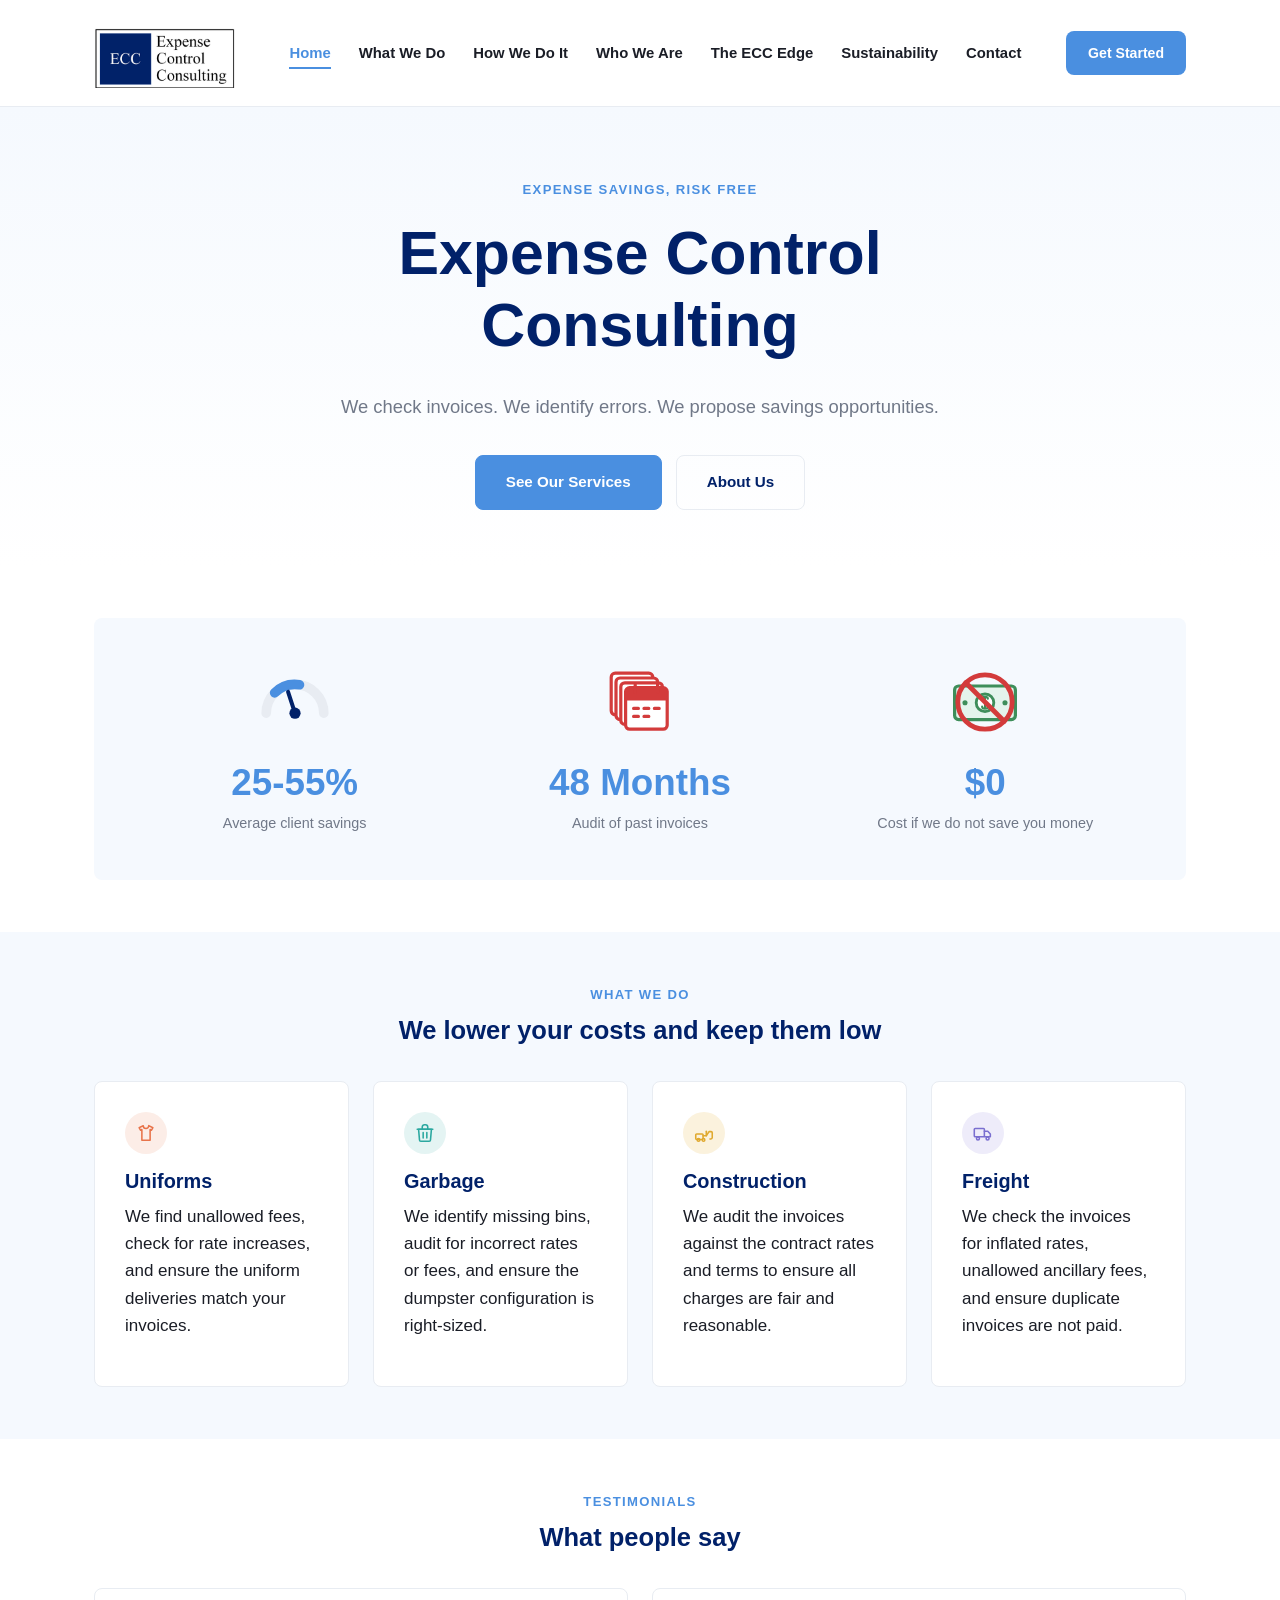
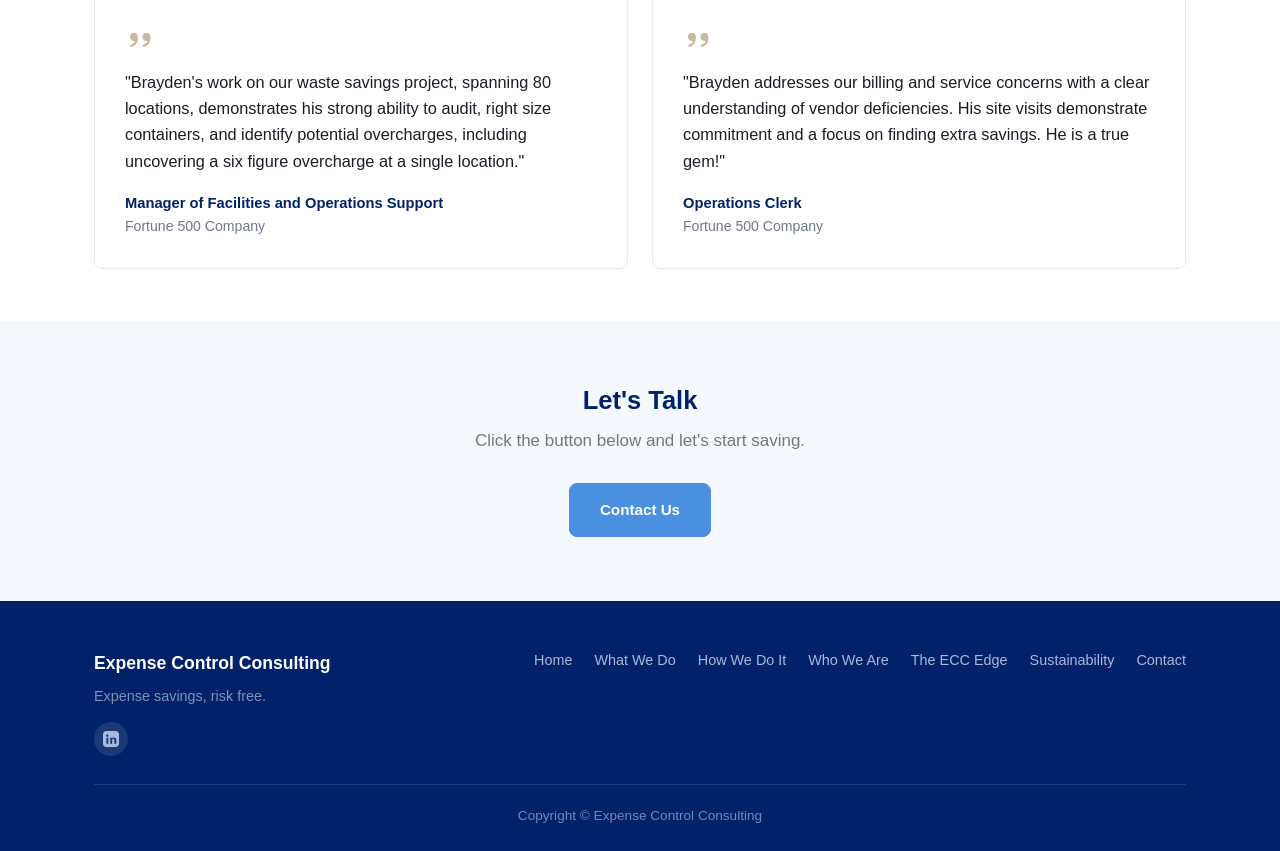
<file: index.html>
<!--
  HOME PAGE (index.html)
  This is the main landing page. The same header, nav, and footer
  pattern repeats at the top and bottom of every other page in this
  site, so once you know how to edit it here, you know how to edit
  it everywhere.
-->
<!DOCTYPE html>
<html lang="en">
<head>
<meta charset="UTF-8">
<meta name="viewport" content="width=device-width, initial-scale=1.0">
<title>Expense Control Consulting | Expense Savings, Risk Free</title>
<meta name="description" content="Expense Control Consulting finds savings in your business costs. We check your bills, fix overcharges, and get you better prices. If we do not save you money, you do not pay.">
<link rel="stylesheet" href="css/style.css">

<!-- Google tag (gtag.js) -->
<script async src="https://www.googletagmanager.com/gtag/js?id=G-RTKHVCG90G"></script>
<script>
  window.dataLayer = window.dataLayer || [];
  function gtag(){dataLayer.push(arguments);}
  gtag('js', new Date());
  gtag('config', 'G-RTKHVCG90G');
</script>
<!-- Microsoft Clarity -->
<script type="text/javascript">
  (function(c,l,a,r,i,t,y){
    c[a]=c[a]||function(){(c[a].q=c[a].q||[]).push(arguments)};
    t=l.createElement(r);t.async=1;t.src="https://www.clarity.ms/tag/"+i;
    y=l.getElementsByTagName(r)[0];y.parentNode.insertBefore(t,y);
  })(window, document, "clarity", "script", "xa82pijym0");
</script>

</head>
<body>

<!-- ============ HEADER / NAV — same block on every page ============ -->
<header class="site-header">
  <div class="header-inner">
    <a href="index.html" class="logo">
      <img src="images/logo-full.png" alt="Expense Control Consulting" class="logo-full-img" width="151" height="70">
    </a>
    <button class="nav-toggle" aria-label="Open menu">
      <span></span><span></span><span></span>
    </button>
    <nav class="main-nav">
      <ul>
        <li><a href="index.html">Home</a></li>
        <li><a href="what-we-do.html">What We Do</a></li>
        <li><a href="how-we-do-it.html">How We Do It</a></li>
        <li><a href="who-we-are.html">Who We Are</a></li>
        <li><a href="the-ecc-edge.html">The ECC Edge</a></li>
        <li><a href="sustainability.html">Sustainability</a></li>
        <li><a href="contact.html">Contact</a></li>
      </ul>
    </nav>
    <a href="contact.html" class="header-cta">Get Started</a>
  </div>
</header>

<!-- ============ HERO — big intro section, navy text, no image ============ -->
<section class="hero">
  <div class="hero-inner">
    <span class="hero-eyebrow">Expense Savings, Risk Free</span>
    <h1>Expense Control Consulting</h1>
    <p class="lead">We check invoices. We identify errors. We propose savings opportunities.</p>
    <div class="hero-actions">
      <a href="what-we-do.html" class="btn btn-primary">See Our Services</a>
      <a href="who-we-are.html" class="btn btn-outline">About Us</a>
    </div>
  </div>
</section>

<!-- ============ STATS BAR — the 3 number callouts ============ -->
<section>
  <div class="container">
    <div class="stats-bar">
      <div>
        <div class="stat-icon stat-icon-gauge">
          <svg width="80" height="80" viewBox="0 0 50 50" fill="none">
            <path d="M7,32 A18,18 0 1 1 43,32" stroke="#E8ECF2" stroke-width="6" stroke-linecap="round"/>
            <path d="M12.27,19.27 A18,18 0 0 1 27.82,14.22" stroke="#4A8FE0" stroke-width="6" stroke-linecap="round"/>
            <line x1="25" y1="32" x2="20.67" y2="18.69" stroke="#012169" stroke-width="2.5" stroke-linecap="round"/>
            <circle cx="25" cy="32" r="3.5" fill="#012169"/>
          </svg>
        </div>
        <div class="stat-num">25-55%</div>
        <div class="stat-label">Average client savings</div>
      </div>
      <div>
        <div class="stat-icon">
          <svg width="80" height="80" viewBox="0 0 50 50" fill="none">
            <rect x="7" y="7" width="26" height="26" rx="2.5" fill="#FFFFFF" stroke="#D33B3B" stroke-width="2"/>
            <rect x="10" y="10" width="26" height="26" rx="2.5" fill="#FFFFFF" stroke="#D33B3B" stroke-width="2"/>
            <rect x="13" y="13" width="26" height="26" rx="2.5" fill="#FFFFFF" stroke="#D33B3B" stroke-width="2"/>
            <rect x="16" y="16" width="26" height="26" rx="2.5" fill="#FFFFFF" stroke="#D33B3B" stroke-width="2"/>
            <path d="M16 23h26" stroke="#D33B3B" stroke-width="2"/>
            <rect x="16" y="16" width="26" height="7" rx="2.5" fill="#D33B3B"/>
            <path d="M22 14v5M36 14v5" stroke="#D33B3B" stroke-width="2" stroke-linecap="round"/>
            <path d="M21 29h3M27.5 29h3M34 29h3M21 34h3M27.5 34h3" stroke="#D33B3B" stroke-width="2" stroke-linecap="round"/>
          </svg>
        </div>
        <div class="stat-num">48 Months</div>
        <div class="stat-label">Audit of past invoices</div>
      </div>
      <div>
        <div class="stat-icon">
          <svg width="80" height="80" viewBox="0 0 50 50" fill="none">
            <rect x="6" y="15" width="38" height="21" rx="2.5" fill="#E4F4EC" stroke="#3E8E5A" stroke-width="2"/>
            <circle cx="25" cy="25.5" r="5.5" fill="#FFFFFF" stroke="#3E8E5A" stroke-width="1.8"/>
            <path d="M25 22v7M23.2 23.2c0-.8.8-1.4 1.8-1.4 1 0 1.8.5 1.8 1.2M26.8 27.8c0 .8-.8 1.4-1.8 1.4-1 0-1.8-.6-1.8-1.4" stroke="#3E8E5A" stroke-width="1.3" stroke-linecap="round"/>
            <circle cx="12.5" cy="25.5" r="1.6" fill="#3E8E5A"/>
            <circle cx="37.5" cy="25.5" r="1.6" fill="#3E8E5A"/>
            <circle cx="25" cy="25" r="17" fill="none" stroke="#D33B3B" stroke-width="3"/>
            <line x1="13" y1="13" x2="37" y2="37" stroke="#D33B3B" stroke-width="3" stroke-linecap="round"/>
          </svg>
        </div>
        <div class="stat-num">$0</div>
        <div class="stat-label">Cost if we do not save you money</div>
      </div>
    </div>
  </div>
</section>

<!-- ============ QUICK SERVICES — 4 short cards, full detail lives on what-we-do.html ============ -->
<section class="section-alt">
  <div class="container">
    <div class="section-header">
      <span class="section-eyebrow">What We Do</span>
      <h2>We lower your costs and keep them low</h2>
    </div>
    <div class="grid grid-4">
      <div class="card">
        <div class="card-icon" style="background:var(--color-coral-light);">
          <svg width="22" height="22" viewBox="0 0 24 24" fill="none" stroke="#E8734A" stroke-width="1.7" stroke-linecap="round" stroke-linejoin="round"><path d="M9 4l-4.5 2.2L6 9l1.5-.8V20h9V8.2L18 9l1.5-2.8L15 4c0 1.7-1.3 3-3 3s-3-1.3-3-3z"/></svg>
        </div>
        <h3>Uniforms</h3>
        <p>We find unallowed fees, check for rate increases, and ensure the uniform deliveries match your invoices.</p>
      </div>
      <div class="card">
        <div class="card-icon" style="background:var(--color-teal-light);">
          <svg width="22" height="22" viewBox="0 0 24 24" fill="none" stroke="#2BA8A0" stroke-width="1.7" stroke-linecap="round" stroke-linejoin="round"><path d="M5 8h14l-1 11.5a1.5 1.5 0 0 1-1.5 1.5H7.5A1.5 1.5 0 0 1 6 19.5L5 8z"/><path d="M3.5 8h17M9 5.5A2.5 2.5 0 0 1 11.5 3h1A2.5 2.5 0 0 1 15 5.5V8H9V5.5z"/><path d="M10 11.5v6M14 11.5v6"/></svg>
        </div>
        <h3>Garbage</h3>
        <p>We identify missing bins, audit for incorrect rates or fees, and ensure the dumpster configuration is right-sized.</p>
      </div>
      <div class="card">
        <div class="card-icon" style="background:var(--color-amber-light);">
          <svg width="22" height="22" viewBox="0 0 24 24" fill="none" stroke="#E0A92E" stroke-width="1.7" stroke-linecap="round" stroke-linejoin="round"><rect x="3" y="13" width="8" height="6" rx="1"/><circle cx="6" cy="19.5" r="1.4"/><circle cx="11.5" cy="19.5" r="1.4"/><path d="M11 15h3.5l3-4.5h2.2c.7 0 1.3.6 1.3 1.3V17a1.5 1.5 0 0 1-1.5 1.5h-1"/><path d="M14.5 15v-5"/></svg>
        </div>
        <h3>Construction</h3>
        <p>We audit the invoices against the contract rates and terms to ensure all charges are fair and reasonable.</p>
      </div>
      <div class="card">
        <div class="card-icon" style="background:var(--color-purple-light);">
          <svg width="22" height="22" viewBox="0 0 24 24" fill="none" stroke="#7A6FD0" stroke-width="1.7" stroke-linecap="round" stroke-linejoin="round"><rect x="2.5" y="7" width="11" height="9" rx="1"/><path d="M13.5 10h3.7l2.8 3v3h-6.5"/><circle cx="6.5" cy="18" r="1.6"/><circle cx="17" cy="18" r="1.6"/></svg>
        </div>
        <h3>Freight</h3>
        <p>We check the invoices for inflated rates, unallowed ancillary fees, and ensure duplicate invoices are not paid.</p>
      </div>
    </div>
  </div>
</section>

<!-- ============ TESTIMONIALS — real quotes, edit text/author/company here ============ -->
<section>
  <div class="container">
    <div class="section-header">
      <span class="section-eyebrow">Testimonials</span>
      <h2>What people say</h2>
    </div>
    <div class="grid grid-2">
      <div class="testimonial">
        <svg class="testimonial-icon" viewBox="0 0 24 24" fill="currentColor"><path d="M7.2 11c-1.8 0-3.2 1.5-3.2 3.3 0 1.8 1.4 3.3 3.2 3.3.3 0 .6 0 .8-.1-.5 1.6-1.9 2.8-3.6 3v1.8c3.3-.2 5.9-2.9 5.9-6.7v-1.3c0-1.8-1.4-3.3-3.1-3.3zm10 0c-1.8 0-3.2 1.5-3.2 3.3 0 1.8 1.4 3.3 3.2 3.3.3 0 .6 0 .8-.1-.5 1.6-1.9 2.8-3.6 3v1.8c3.3-.2 5.9-2.9 5.9-6.7v-1.3c0-1.8-1.4-3.3-3.1-3.3z"/></svg>
        <p class="testimonial-quote">"Brayden's work on our waste savings project, spanning 80 locations, demonstrates his strong ability to audit, right size containers, and identify potential overcharges, including uncovering a six figure overcharge at a single location."</p>
        <div class="testimonial-author">Manager of Facilities and Operations Support</div>
        <div class="testimonial-role">Fortune 500 Company</div>
      </div>
      <div class="testimonial">
        <svg class="testimonial-icon" viewBox="0 0 24 24" fill="currentColor"><path d="M7.2 11c-1.8 0-3.2 1.5-3.2 3.3 0 1.8 1.4 3.3 3.2 3.3.3 0 .6 0 .8-.1-.5 1.6-1.9 2.8-3.6 3v1.8c3.3-.2 5.9-2.9 5.9-6.7v-1.3c0-1.8-1.4-3.3-3.1-3.3zm10 0c-1.8 0-3.2 1.5-3.2 3.3 0 1.8 1.4 3.3 3.2 3.3.3 0 .6 0 .8-.1-.5 1.6-1.9 2.8-3.6 3v1.8c3.3-.2 5.9-2.9 5.9-6.7v-1.3c0-1.8-1.4-3.3-3.1-3.3z"/></svg>
        <p class="testimonial-quote">"Brayden addresses our billing and service concerns with a clear understanding of vendor deficiencies. His site visits demonstrate commitment and a focus on finding extra savings. He is a true gem!"</p>
        <div class="testimonial-author">Operations Clerk</div>
        <div class="testimonial-role">Fortune 500 Company</div>
      </div>
    </div>
  </div>
</section>

<!-- ============ CTA BAND — closing call to action, light blue background ============ -->
<section class="cta-band">
  <div class="container">
    <h2>Let's Talk</h2>
    <p>Click the button below and let's start saving.</p>
    <a href="contact.html" class="btn btn-primary">Contact Us</a>
  </div>
</section>

<!-- ============ FOOTER — same block on every page, LinkedIn icon lives here ============ -->
<footer class="site-footer">
  <div class="container">
    <div class="footer-top">
      <div>
        <div class="footer-logo">Expense Control Consulting</div>
        <p style="color:#7E92B8; max-width:320px; margin:0 0 14px;">Expense savings, risk free.</p>
        <!-- LinkedIn icon: change the href below to update the link -->
        <a href="https://www.linkedin.com/company/expense-control-consulting" target="_blank" rel="noopener" aria-label="ECC on LinkedIn" style="display:inline-flex; align-items:center; justify-content:center; width:34px; height:34px; border-radius:50%; background:rgba(255,255,255,0.1); color:#A9B8DC;">
          <svg width="16" height="16" viewBox="0 0 24 24" fill="currentColor"><path d="M19 0h-14c-2.76 0-5 2.24-5 5v14c0 2.76 2.24 5 5 5h14c2.76 0 5-2.24 5-5v-14c0-2.76-2.24-5-5-5zm-11 19h-3v-9h3v9zm-1.5-10.28c-.97 0-1.75-.79-1.75-1.75s.78-1.75 1.75-1.75 1.75.79 1.75 1.75-.78 1.75-1.75 1.75zm13.5 10.28h-3v-4.5c0-1.07-.02-2.45-1.5-2.45s-1.73 1.17-1.73 2.37v4.58h-3v-9h2.88v1.23h.04c.4-.76 1.38-1.56 2.84-1.56 3.04 0 3.6 2 3.6 4.59v4.74z"/></svg>
        </a>
      </div>
      <nav class="footer-nav">
        <ul>
          <li><a href="index.html">Home</a></li>
          <li><a href="what-we-do.html">What We Do</a></li>
          <li><a href="how-we-do-it.html">How We Do It</a></li>
          <li><a href="who-we-are.html">Who We Are</a></li>
          <li><a href="the-ecc-edge.html">The ECC Edge</a></li>
          <li><a href="sustainability.html">Sustainability</a></li>
          <li><a href="contact.html">Contact</a></li>
        </ul>
      </nav>
    </div>
    <div class="footer-bottom">
      Copyright &copy; Expense Control Consulting
    </div>
  </div>
</footer>

<script src="js/main.js"></script>
</body>
</html>
</file>
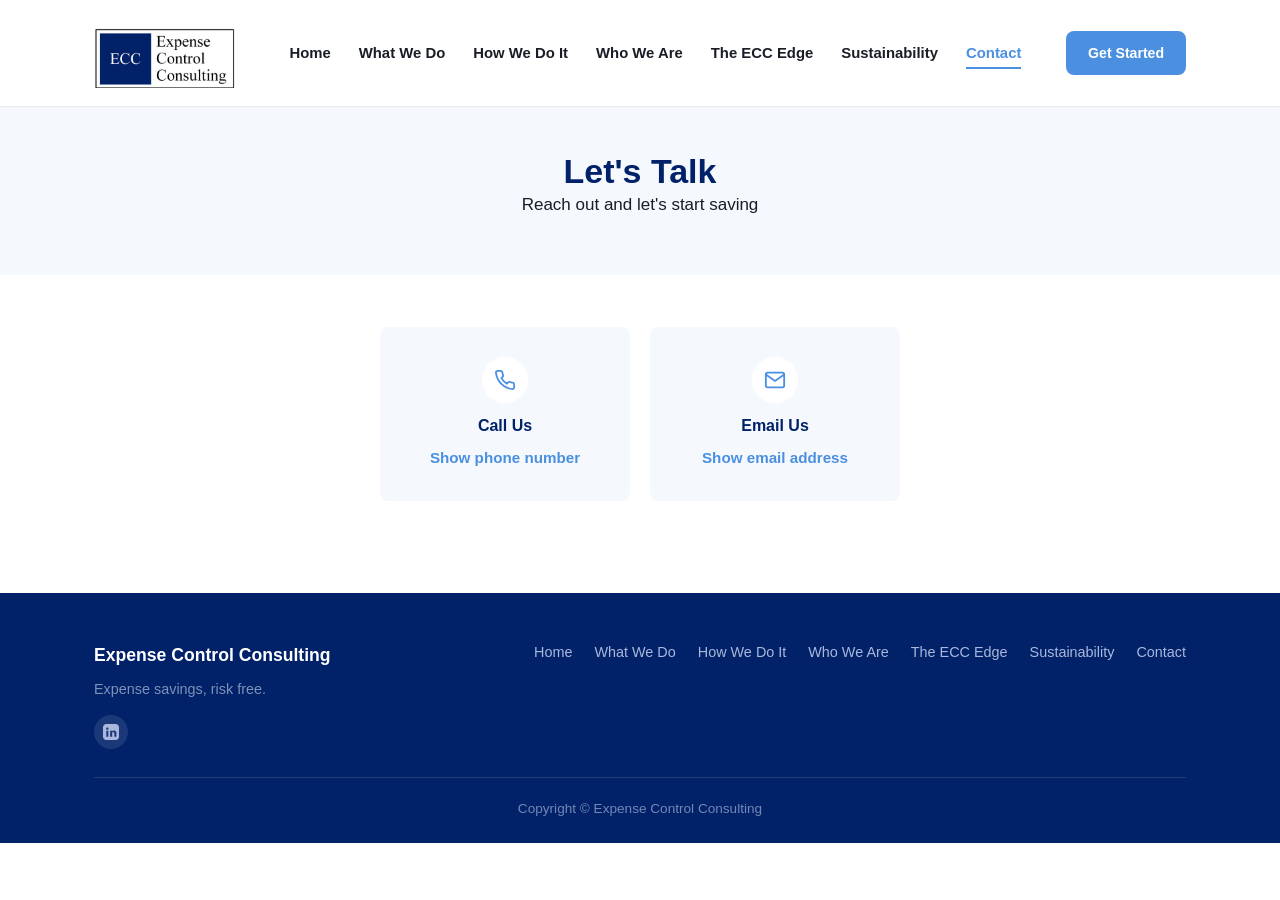
<file: contact.html>
<!--
  CONTACT PAGE (contact.html)
  IMPORTANT: this whole site is plain HTML/CSS/JS, which means it
  will be public once it is on GitHub Pages (see README.md for the
  full explanation). The phone number and email below are not
  written into the page as plain text. They only appear after the
  visitor clicks the button, which is the protection described in
  the comments further down.
-->
<!DOCTYPE html>
<html lang="en">
<head>
<meta charset="UTF-8">
<meta name="viewport" content="width=device-width, initial-scale=1.0">
<title>Contact | Expense Control Consulting</title>
<meta name="description" content="Contact Expense Control Consulting to start saving on your business expenses. Risk free, no savings, no fee.">
<link rel="stylesheet" href="css/style.css">

<!-- Google tag (gtag.js) -->
<script async src="https://www.googletagmanager.com/gtag/js?id=G-RTKHVCG90G"></script>
<script>
  window.dataLayer = window.dataLayer || [];
  function gtag(){dataLayer.push(arguments);}
  gtag('js', new Date());
  gtag('config', 'G-RTKHVCG90G');
</script>
<!-- Microsoft Clarity -->
<script type="text/javascript">
  (function(c,l,a,r,i,t,y){
    c[a]=c[a]||function(){(c[a].q=c[a].q||[]).push(arguments)};
    t=l.createElement(r);t.async=1;t.src="https://www.clarity.ms/tag/"+i;
    y=l.getElementsByTagName(r)[0];y.parentNode.insertBefore(t,y);
  })(window, document, "clarity", "script", "xa82pijym0");
</script>

</head>
<body>

<!-- ============ HEADER / NAV — same block on every page ============ -->
<header class="site-header">
  <div class="header-inner">
    <a href="index.html" class="logo">
      <img src="images/logo-full.png" alt="Expense Control Consulting" class="logo-full-img" width="151" height="70">
    </a>
    <button class="nav-toggle" aria-label="Open menu">
      <span></span><span></span><span></span>
    </button>
    <nav class="main-nav">
      <ul>
        <li><a href="index.html">Home</a></li>
        <li><a href="what-we-do.html">What We Do</a></li>
        <li><a href="how-we-do-it.html">How We Do It</a></li>
        <li><a href="who-we-are.html">Who We Are</a></li>
        <li><a href="the-ecc-edge.html">The ECC Edge</a></li>
        <li><a href="sustainability.html">Sustainability</a></li>
        <li><a href="contact.html">Contact</a></li>
      </ul>
    </nav>
    <a href="contact.html" class="header-cta">Get Started</a>
  </div>
</header>

<!-- ============ PAGE TITLE BAND ============ -->
<div class="page-header">
  <div class="container">
    <h1>Let's Talk</h1>
    <p>Reach out and let's start saving</p>
  </div>
</div>

<!--
  ============ CONTACT CARDS ============
  No LinkedIn icon on this page on purpose, it only shows in the
  footer. Phone number is set in the revealPhone() function below.
  Email is built from "user" + "@" + "domain" inside revealEmail(),
  edit those two variables to change the address.
-->
<section>
  <div class="container" style="max-width:720px;">

    <div class="contact-info-grid" style="grid-template-columns:repeat(2, 1fr); max-width:520px; margin-left:auto; margin-right:auto;">
      <div class="contact-info-card">
        <div class="contact-info-icon">
          <svg width="22" height="22" viewBox="0 0 24 24" fill="none" stroke="currentColor" stroke-width="2"><path d="M22 16.92v3a2 2 0 0 1-2.18 2 19.79 19.79 0 0 1-8.63-3.07 19.5 19.5 0 0 1-6-6 19.79 19.79 0 0 1-3.07-8.67A2 2 0 0 1 4.11 2h3a2 2 0 0 1 2 1.72c.127.96.361 1.903.7 2.81a2 2 0 0 1-.45 2.11L8.09 9.91a16 16 0 0 0 6 6l1.27-1.27a2 2 0 0 1 2.11-.45c.907.339 1.85.573 2.81.7A2 2 0 0 1 22 16.92z"/></svg>
        </div>
        <h3 style="font-size:1rem;">Call Us</h3>
        <!--
          The phone number is hidden until clicked. This will not stop
          every spam caller, but it keeps the number off the page for
          basic scraping bots that scan for visible numbers.
        -->
        <p style="margin:0;">
          <button type="button" class="reveal-btn" id="phone-reveal" onclick="revealPhone()">Show phone number</button>
          <span id="phone-number" style="display:none; font-weight:600; color:var(--color-navy);"></span>
        </p>
      </div>
      <div class="contact-info-card">
        <div class="contact-info-icon">
          <svg width="22" height="22" viewBox="0 0 24 24" fill="none" stroke="currentColor" stroke-width="2"><path d="M4 4h16c1.1 0 2 .9 2 2v12c0 1.1-.9 2-2 2H4c-1.1 0-2-.9-2-2V6c0-1.1.9-2 2-2z"/><polyline points="22,6 12,13 2,6"/></svg>
        </div>
        <h3 style="font-size:1rem;">Email Us</h3>
        <!--
          The email address is not written anywhere in the page until
          the button is clicked. This keeps it off the page by default
          for basic scraping bots, similar to the phone number.
        -->
        <p style="margin:0;">
          <button type="button" class="reveal-btn" id="email-reveal" onclick="revealEmail()">Show email address</button>
          <a href="#" id="email-link" style="display:none; font-weight:600; color:var(--color-navy);"></a>
        </p>
      </div>
    </div>

    <!--
      EDIT YOUR CONTACT INFO HERE:
      - Phone number is the string inside revealPhone()
      - Email is built from "user" and "domain" inside revealEmail()
    -->
    <script>
      // Email is built only when the button is clicked, so it never
      // sits in the page as plain text and is not built automatically
      // on page load either.
      function revealEmail() {
        var user = "brayden";
        var domain = "expensecc.com";
        var address = user + "@" + domain;
        var link = document.getElementById("email-link");
        link.href = "mailto:" + address;
        link.textContent = address;
        link.style.display = "inline";
        document.getElementById("email-reveal").style.display = "none";
      }

      function revealPhone() {
        document.getElementById("phone-number").textContent = "858-602-8184";
        document.getElementById("phone-number").style.display = "inline";
        document.getElementById("phone-reveal").style.display = "none";
      }
    </script>

  </div>
</section>

<!-- ============ FOOTER — same block on every page, LinkedIn icon lives here ============ -->
<footer class="site-footer">
  <div class="container">
    <div class="footer-top">
      <div>
        <div class="footer-logo">Expense Control Consulting</div>
        <p style="color:#7E92B8; max-width:320px; margin:0 0 14px;">Expense savings, risk free.</p>
        <!-- LinkedIn icon: change the href below to update the link -->
        <a href="https://www.linkedin.com/company/expense-control-consulting" target="_blank" rel="noopener" aria-label="ECC on LinkedIn" style="display:inline-flex; align-items:center; justify-content:center; width:34px; height:34px; border-radius:50%; background:rgba(255,255,255,0.1); color:#A9B8DC;">
          <svg width="16" height="16" viewBox="0 0 24 24" fill="currentColor"><path d="M19 0h-14c-2.76 0-5 2.24-5 5v14c0 2.76 2.24 5 5 5h14c2.76 0 5-2.24 5-5v-14c0-2.76-2.24-5-5-5zm-11 19h-3v-9h3v9zm-1.5-10.28c-.97 0-1.75-.79-1.75-1.75s.78-1.75 1.75-1.75 1.75.79 1.75 1.75-.78 1.75-1.75 1.75zm13.5 10.28h-3v-4.5c0-1.07-.02-2.45-1.5-2.45s-1.73 1.17-1.73 2.37v4.58h-3v-9h2.88v1.23h.04c.4-.76 1.38-1.56 2.84-1.56 3.04 0 3.6 2 3.6 4.59v4.74z"/></svg>
        </a>
      </div>
      <nav class="footer-nav">
        <ul>
          <li><a href="index.html">Home</a></li>
          <li><a href="what-we-do.html">What We Do</a></li>
          <li><a href="how-we-do-it.html">How We Do It</a></li>
          <li><a href="who-we-are.html">Who We Are</a></li>
          <li><a href="the-ecc-edge.html">The ECC Edge</a></li>
          <li><a href="sustainability.html">Sustainability</a></li>
          <li><a href="contact.html">Contact</a></li>
        </ul>
      </nav>
    </div>
    <div class="footer-bottom">
      Copyright &copy; Expense Control Consulting
    </div>
  </div>
</footer>

<script src="js/main.js"></script>
</body>
</html>
</file>
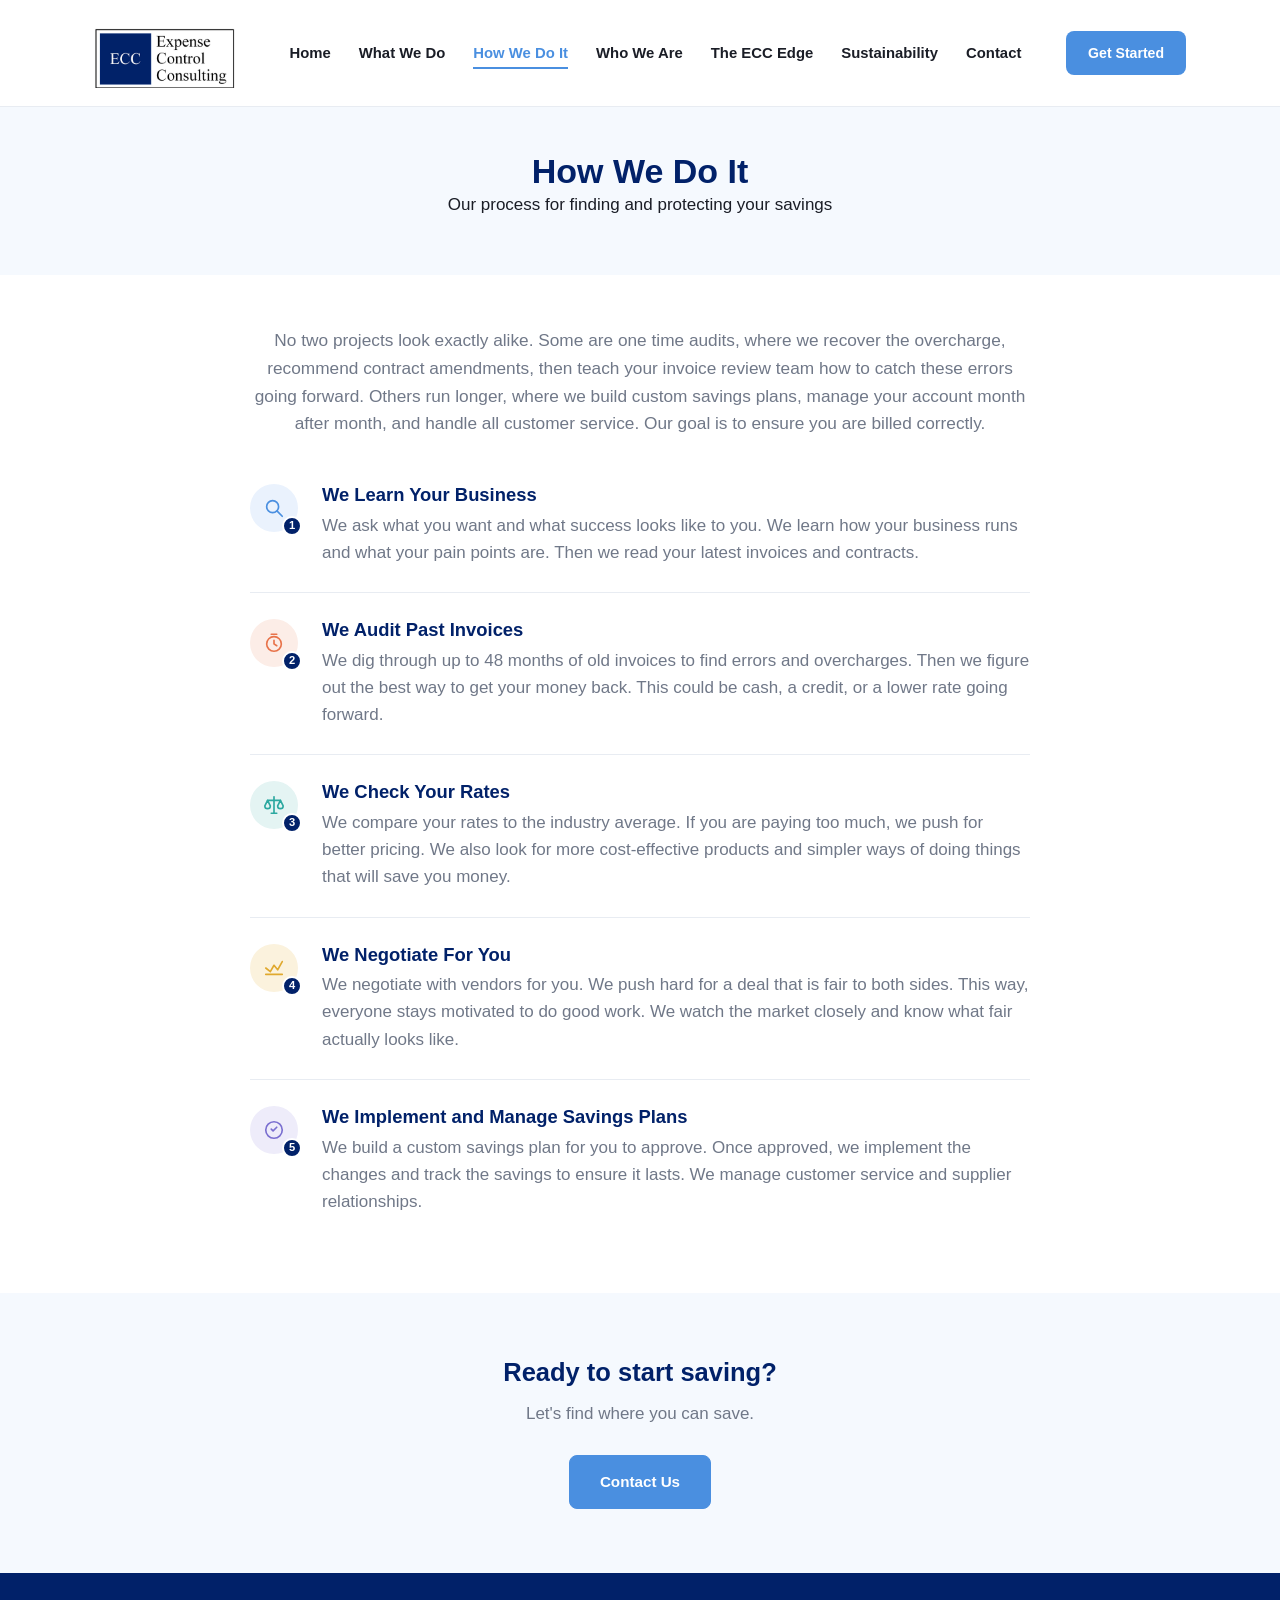
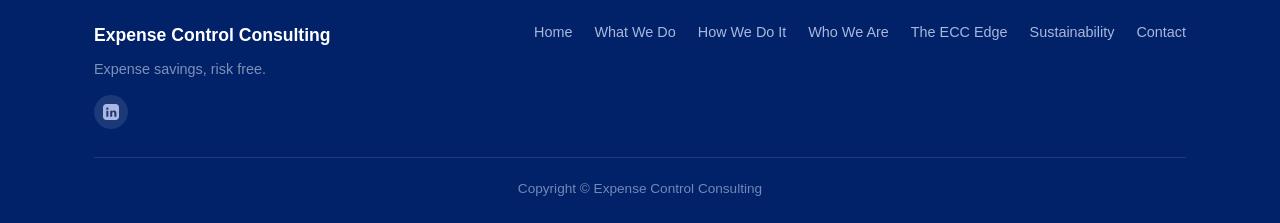
<file: how-we-do-it.html>
<!--
  HOW WE DO IT PAGE (how-we-do-it.html)
  Shows the 5 step process. To add, remove, or reorder a step, copy
  or delete one whole "process-step" block and update the step-num.
-->
<!DOCTYPE html>
<html lang="en">
<head>
<meta charset="UTF-8">
<meta name="viewport" content="width=device-width, initial-scale=1.0">
<title>How We Do It | Expense Control Consulting</title>
<meta name="description" content="Our process can run up to 5 steps, from a bill audit to ongoing contract management, depending on what your business needs.">
<link rel="stylesheet" href="css/style.css">

<!-- Google tag (gtag.js) -->
<script async src="https://www.googletagmanager.com/gtag/js?id=G-RTKHVCG90G"></script>
<script>
  window.dataLayer = window.dataLayer || [];
  function gtag(){dataLayer.push(arguments);}
  gtag('js', new Date());
  gtag('config', 'G-RTKHVCG90G');
</script>
<!-- Microsoft Clarity -->
<script type="text/javascript">
  (function(c,l,a,r,i,t,y){
    c[a]=c[a]||function(){(c[a].q=c[a].q||[]).push(arguments)};
    t=l.createElement(r);t.async=1;t.src="https://www.clarity.ms/tag/"+i;
    y=l.getElementsByTagName(r)[0];y.parentNode.insertBefore(t,y);
  })(window, document, "clarity", "script", "xa82pijym0");
</script>

</head>
<body>

<!-- ============ HEADER / NAV — same block on every page ============ -->
<header class="site-header">
  <div class="header-inner">
    <a href="index.html" class="logo">
      <img src="images/logo-full.png" alt="Expense Control Consulting" class="logo-full-img" width="151" height="70">
    </a>
    <button class="nav-toggle" aria-label="Open menu">
      <span></span><span></span><span></span>
    </button>
    <nav class="main-nav">
      <ul>
        <li><a href="index.html">Home</a></li>
        <li><a href="what-we-do.html">What We Do</a></li>
        <li><a href="how-we-do-it.html">How We Do It</a></li>
        <li><a href="who-we-are.html">Who We Are</a></li>
        <li><a href="the-ecc-edge.html">The ECC Edge</a></li>
        <li><a href="sustainability.html">Sustainability</a></li>
        <li><a href="contact.html">Contact</a></li>
      </ul>
    </nav>
    <a href="contact.html" class="header-cta">Get Started</a>
  </div>
</header>

<!-- ============ PAGE TITLE BAND ============ -->
<div class="page-header">
  <div class="container">
    <h1>How We Do It</h1>
    <p>Our process for finding and protecting your savings</p>
  </div>
</div>

<!--
  ============ PROCESS STEPS ============
  Each "process-step" is one numbered row. step-num is just the
  number shown in the circle, it does not have to match the order
  in the file, but it is clearer if it does.
-->
<section>
  <div class="container">
    <p class="intro-text" style="max-width:780px;">No two projects look exactly alike. Some are one time audits, where we recover the overcharge, recommend contract amendments, then teach your invoice review team how to catch these errors going forward. Others run longer, where we build custom savings plans, manage your account month after month, and handle all customer service. Our goal is to ensure you are billed correctly.</p>

    <div class="process-list" style="max-width:780px; margin:0 auto;">
      <div class="process-step">
        <div class="step-num">
          <svg width="22" height="22" viewBox="0 0 24 24" fill="none" stroke="currentColor" stroke-width="1.8" stroke-linecap="round" stroke-linejoin="round"><circle cx="10.5" cy="10.5" r="6.5"/><path d="M15.5 15.5L21 21"/></svg>
          <div class="step-num-badge">1</div>
        </div>
        <div class="step-content">
          <h3>We Learn Your Business</h3>
          <p>We ask what you want and what success looks like to you. We learn how your business runs and what your pain points are. Then we read your latest invoices and contracts.</p>
        </div>
      </div>

      <div class="process-step">
        <div class="step-num accent-coral">
          <svg width="22" height="22" viewBox="0 0 24 24" fill="none" stroke="currentColor" stroke-width="1.8" stroke-linecap="round" stroke-linejoin="round"><circle cx="12" cy="13" r="8"/><path d="M12 9v4l3 2"/><path d="M9 2.5h6"/></svg>
          <div class="step-num-badge">2</div>
        </div>
        <div class="step-content">
          <h3>We Audit Past Invoices</h3>
          <p>We dig through up to 48 months of old invoices to find errors and overcharges. Then we figure out the best way to get your money back. This could be cash, a credit, or a lower rate going forward.</p>
        </div>
      </div>

      <div class="process-step">
        <div class="step-num accent-teal">
          <svg width="22" height="22" viewBox="0 0 24 24" fill="none" stroke="currentColor" stroke-width="1.8" stroke-linecap="round" stroke-linejoin="round"><path d="M12 3v18"/><path d="M5 7l-3 6a3 3 0 0 0 6 0L5 7z"/><path d="M19 7l-3 6a3 3 0 0 0 6 0l-3-6z"/><path d="M5 7h14"/><path d="M9 21h6"/></svg>
          <div class="step-num-badge">3</div>
        </div>
        <div class="step-content">
          <h3>We Check Your Rates</h3>
          <p>We compare your rates to the industry average. If you are paying too much, we push for better pricing. We also look for more cost-effective products and simpler ways of doing things that will save you money.</p>
        </div>
      </div>

      <div class="process-step">
        <div class="step-num accent-amber">
          <svg width="22" height="22" viewBox="0 0 24 24" fill="none" stroke="currentColor" stroke-width="1.8" stroke-linecap="round" stroke-linejoin="round"><path d="M3 12l5 4 4-7 4 5 5-9"/><path d="M3 19h18"/></svg>
          <div class="step-num-badge">4</div>
        </div>
        <div class="step-content">
          <h3>We Negotiate For You</h3>
          <p>We negotiate with vendors for you. We push hard for a deal that is fair to both sides. This way, everyone stays motivated to do good work. We watch the market closely and know what fair actually looks like.</p>
        </div>
      </div>

      <div class="process-step">
        <div class="step-num accent-purple">
          <svg width="22" height="22" viewBox="0 0 24 24" fill="none" stroke="currentColor" stroke-width="1.8" stroke-linecap="round" stroke-linejoin="round"><path d="M9 11l2 2 4-4"/><circle cx="12" cy="12" r="9"/></svg>
          <div class="step-num-badge">5</div>
        </div>
        <div class="step-content">
          <h3>We Implement and Manage Savings Plans</h3>
          <p>We build a custom savings plan for you to approve. Once approved, we implement the changes and track the savings to ensure it lasts. We manage customer service and supplier relationships.</p>
        </div>
      </div>
    </div>
  </div>
</section>

<!-- ============ CTA BAND ============ -->
<section class="cta-band">
  <div class="container">
    <h2>Ready to start saving?</h2>
    <p>Let's find where you can save.</p>
    <a href="contact.html" class="btn btn-primary">Contact Us</a>
  </div>
</section>

<!-- ============ FOOTER — same block on every page, LinkedIn icon lives here ============ -->
<footer class="site-footer">
  <div class="container">
    <div class="footer-top">
      <div>
        <div class="footer-logo">Expense Control Consulting</div>
        <p style="color:#7E92B8; max-width:320px; margin:0 0 14px;">Expense savings, risk free.</p>
        <!-- LinkedIn icon: change the href below to update the link -->
        <a href="https://www.linkedin.com/company/expense-control-consulting" target="_blank" rel="noopener" aria-label="ECC on LinkedIn" style="display:inline-flex; align-items:center; justify-content:center; width:34px; height:34px; border-radius:50%; background:rgba(255,255,255,0.1); color:#A9B8DC;">
          <svg width="16" height="16" viewBox="0 0 24 24" fill="currentColor"><path d="M19 0h-14c-2.76 0-5 2.24-5 5v14c0 2.76 2.24 5 5 5h14c2.76 0 5-2.24 5-5v-14c0-2.76-2.24-5-5-5zm-11 19h-3v-9h3v9zm-1.5-10.28c-.97 0-1.75-.79-1.75-1.75s.78-1.75 1.75-1.75 1.75.79 1.75 1.75-.78 1.75-1.75 1.75zm13.5 10.28h-3v-4.5c0-1.07-.02-2.45-1.5-2.45s-1.73 1.17-1.73 2.37v4.58h-3v-9h2.88v1.23h.04c.4-.76 1.38-1.56 2.84-1.56 3.04 0 3.6 2 3.6 4.59v4.74z"/></svg>
        </a>
      </div>
      <nav class="footer-nav">
        <ul>
          <li><a href="index.html">Home</a></li>
          <li><a href="what-we-do.html">What We Do</a></li>
          <li><a href="how-we-do-it.html">How We Do It</a></li>
          <li><a href="who-we-are.html">Who We Are</a></li>
          <li><a href="the-ecc-edge.html">The ECC Edge</a></li>
          <li><a href="sustainability.html">Sustainability</a></li>
          <li><a href="contact.html">Contact</a></li>
        </ul>
      </nav>
    </div>
    <div class="footer-bottom">
      Copyright &copy; Expense Control Consulting
    </div>
  </div>
</footer>

<script src="js/main.js"></script>
</body>
</html>
</file>
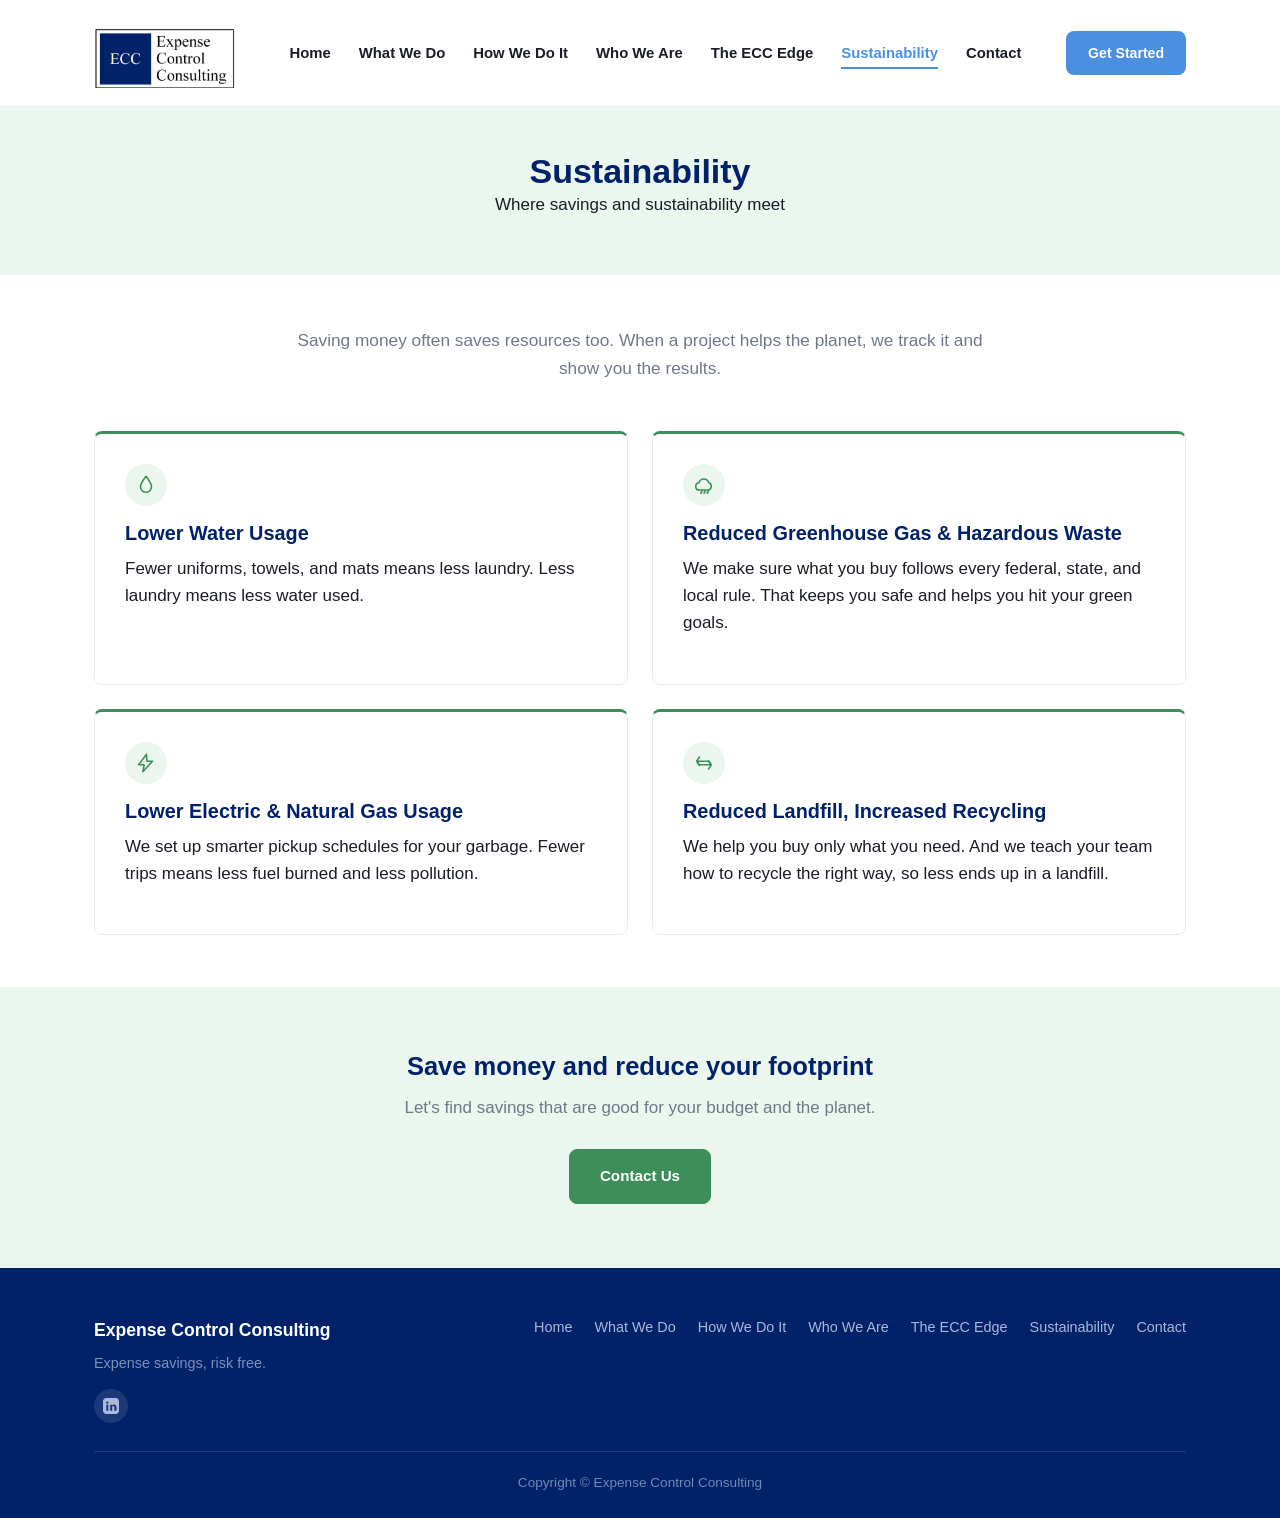
<file: sustainability.html>
<!--
  SUSTAINABILITY PAGE (sustainability.html)
  The only page with the green color theme. That comes from the
  "theme-green" class on the <body> tag below. Remove that class if
  you ever want this page to look like the rest of the site again.
-->
<!DOCTYPE html>
<html lang="en">
<head>
<meta charset="UTF-8">
<meta name="viewport" content="width=device-width, initial-scale=1.0">
<title>Sustainability | Expense Control Consulting</title>
<meta name="description" content="ECC projects also lower water use, reduce waste, and increase recycling. See the environmental results of our work.">
<link rel="stylesheet" href="css/style.css">

<!-- Google tag (gtag.js) -->
<script async src="https://www.googletagmanager.com/gtag/js?id=G-RTKHVCG90G"></script>
<script>
  window.dataLayer = window.dataLayer || [];
  function gtag(){dataLayer.push(arguments);}
  gtag('js', new Date());
  gtag('config', 'G-RTKHVCG90G');
</script>
<!-- Microsoft Clarity -->
<script type="text/javascript">
  (function(c,l,a,r,i,t,y){
    c[a]=c[a]||function(){(c[a].q=c[a].q||[]).push(arguments)};
    t=l.createElement(r);t.async=1;t.src="https://www.clarity.ms/tag/"+i;
    y=l.getElementsByTagName(r)[0];y.parentNode.insertBefore(t,y);
  })(window, document, "clarity", "script", "xa82pijym0");
</script>

</head>
<body class="theme-green">

<!-- ============ HEADER / NAV — same block on every page ============ -->
<header class="site-header">
  <div class="header-inner">
    <a href="index.html" class="logo">
      <img src="images/logo-full.png" alt="Expense Control Consulting" class="logo-full-img" width="151" height="70">
    </a>
    <button class="nav-toggle" aria-label="Open menu">
      <span></span><span></span><span></span>
    </button>
    <nav class="main-nav">
      <ul>
        <li><a href="index.html">Home</a></li>
        <li><a href="what-we-do.html">What We Do</a></li>
        <li><a href="how-we-do-it.html">How We Do It</a></li>
        <li><a href="who-we-are.html">Who We Are</a></li>
        <li><a href="the-ecc-edge.html">The ECC Edge</a></li>
        <li><a href="sustainability.html">Sustainability</a></li>
        <li><a href="contact.html">Contact</a></li>
      </ul>
    </nav>
    <a href="contact.html" class="header-cta">Get Started</a>
  </div>
</header>

<!-- ============ PAGE TITLE BAND ============ -->
<div class="page-header">
  <div class="container">
    <h1>Sustainability</h1>
    <p>Where savings and sustainability meet</p>
  </div>
</div>

<!-- ============ INTRO + 4 RESULT CARDS ============ -->
<section>
  <div class="container">
    <p class="intro-text" style="margin-bottom:48px;">Saving money often saves resources too. When a project helps the planet, we track it and show you the results.</p>

    <div class="grid grid-2">
      <div class="card">
        <div class="card-icon" style="background:var(--color-green-light);">
          <svg width="22" height="22" viewBox="0 0 24 24" fill="none" stroke="#3E8E5A" stroke-width="1.7" stroke-linecap="round" stroke-linejoin="round"><path d="M12 2.5c3 4 6 7.8 6 11.5a6 6 0 0 1-12 0c0-3.7 3-7.5 6-11.5z"/></svg>
        </div>
        <h3>Lower Water Usage</h3>
        <p>Fewer uniforms, towels, and mats means less laundry. Less laundry means less water used.</p>
      </div>
      <div class="card">
        <div class="card-icon" style="background:var(--color-green-light);">
          <svg width="22" height="22" viewBox="0 0 24 24" fill="none" stroke="#3E8E5A" stroke-width="1.7" stroke-linecap="round" stroke-linejoin="round"><path d="M7 17.5a4 4 0 0 1-.5-7.97A5.5 5.5 0 0 1 17 9.2a4.3 4.3 0 0 1-.6 8.3H7z"/><path d="M8.5 21l1.5-2.5M12 21l1.5-2.5M15.5 21l1.5-2.5"/></svg>
        </div>
        <h3>Reduced Greenhouse Gas &amp; Hazardous Waste</h3>
        <p>We make sure what you buy follows every federal, state, and local rule. That keeps you safe and helps you hit your green goals.</p>
      </div>
      <div class="card">
        <div class="card-icon" style="background:var(--color-green-light);">
          <svg width="22" height="22" viewBox="0 0 24 24" fill="none" stroke="#3E8E5A" stroke-width="1.7" stroke-linecap="round" stroke-linejoin="round"><path d="M12.5 2.5L4 14h6l-1.5 7.5L19 10h-6l-0.5-7.5z"/></svg>
        </div>
        <h3>Lower Electric &amp; Natural Gas Usage</h3>
        <p>We set up smarter pickup schedules for your garbage. Fewer trips means less fuel burned and less pollution.</p>
      </div>
      <div class="card">
        <div class="card-icon" style="background:var(--color-green-light);">
          <svg width="22" height="22" viewBox="0 0 24 24" fill="none" stroke="#3E8E5A" stroke-width="1.7" stroke-linecap="round" stroke-linejoin="round"><path d="M7 5.5L4 10l3 4.5M4 10h11.5a3.5 3.5 0 0 1 3.5 3.5v1"/><path d="M17 18.5L20 14l-3-4.5M20 14H8.5A3.5 3.5 0 0 1 5 10.5v-1"/></svg>
        </div>
        <h3>Reduced Landfill, Increased Recycling</h3>
        <p>We help you buy only what you need. And we teach your team how to recycle the right way, so less ends up in a landfill.</p>
      </div>
    </div>
  </div>
</section>

<!-- ============ CTA BAND — green version, colors set inline here only ============ -->
<section class="cta-band" style="background:var(--color-green-light);">
  <div class="container">
    <h2>Save money and reduce your footprint</h2>
    <p>Let's find savings that are good for your budget and the planet.</p>
    <a href="contact.html" class="btn btn-primary" style="background:var(--color-green); border-color:var(--color-green);">Contact Us</a>
  </div>
</section>

<!-- ============ FOOTER — same block on every page, LinkedIn icon lives here ============ -->
<footer class="site-footer">
  <div class="container">
    <div class="footer-top">
      <div>
        <div class="footer-logo">Expense Control Consulting</div>
        <p style="color:#7E92B8; max-width:320px; margin:0 0 14px;">Expense savings, risk free.</p>
        <!-- LinkedIn icon: change the href below to update the link -->
        <a href="https://www.linkedin.com/company/expense-control-consulting" target="_blank" rel="noopener" aria-label="ECC on LinkedIn" style="display:inline-flex; align-items:center; justify-content:center; width:34px; height:34px; border-radius:50%; background:rgba(255,255,255,0.1); color:#A9B8DC;">
          <svg width="16" height="16" viewBox="0 0 24 24" fill="currentColor"><path d="M19 0h-14c-2.76 0-5 2.24-5 5v14c0 2.76 2.24 5 5 5h14c2.76 0 5-2.24 5-5v-14c0-2.76-2.24-5-5-5zm-11 19h-3v-9h3v9zm-1.5-10.28c-.97 0-1.75-.79-1.75-1.75s.78-1.75 1.75-1.75 1.75.79 1.75 1.75-.78 1.75-1.75 1.75zm13.5 10.28h-3v-4.5c0-1.07-.02-2.45-1.5-2.45s-1.73 1.17-1.73 2.37v4.58h-3v-9h2.88v1.23h.04c.4-.76 1.38-1.56 2.84-1.56 3.04 0 3.6 2 3.6 4.59v4.74z"/></svg>
        </a>
      </div>
      <nav class="footer-nav">
        <ul>
          <li><a href="index.html">Home</a></li>
          <li><a href="what-we-do.html">What We Do</a></li>
          <li><a href="how-we-do-it.html">How We Do It</a></li>
          <li><a href="who-we-are.html">Who We Are</a></li>
          <li><a href="the-ecc-edge.html">The ECC Edge</a></li>
          <li><a href="sustainability.html">Sustainability</a></li>
          <li><a href="contact.html">Contact</a></li>
        </ul>
      </nav>
    </div>
    <div class="footer-bottom">
      Copyright &copy; Expense Control Consulting
    </div>
  </div>
</footer>

<script src="js/main.js"></script>
</body>
</html>
</file>
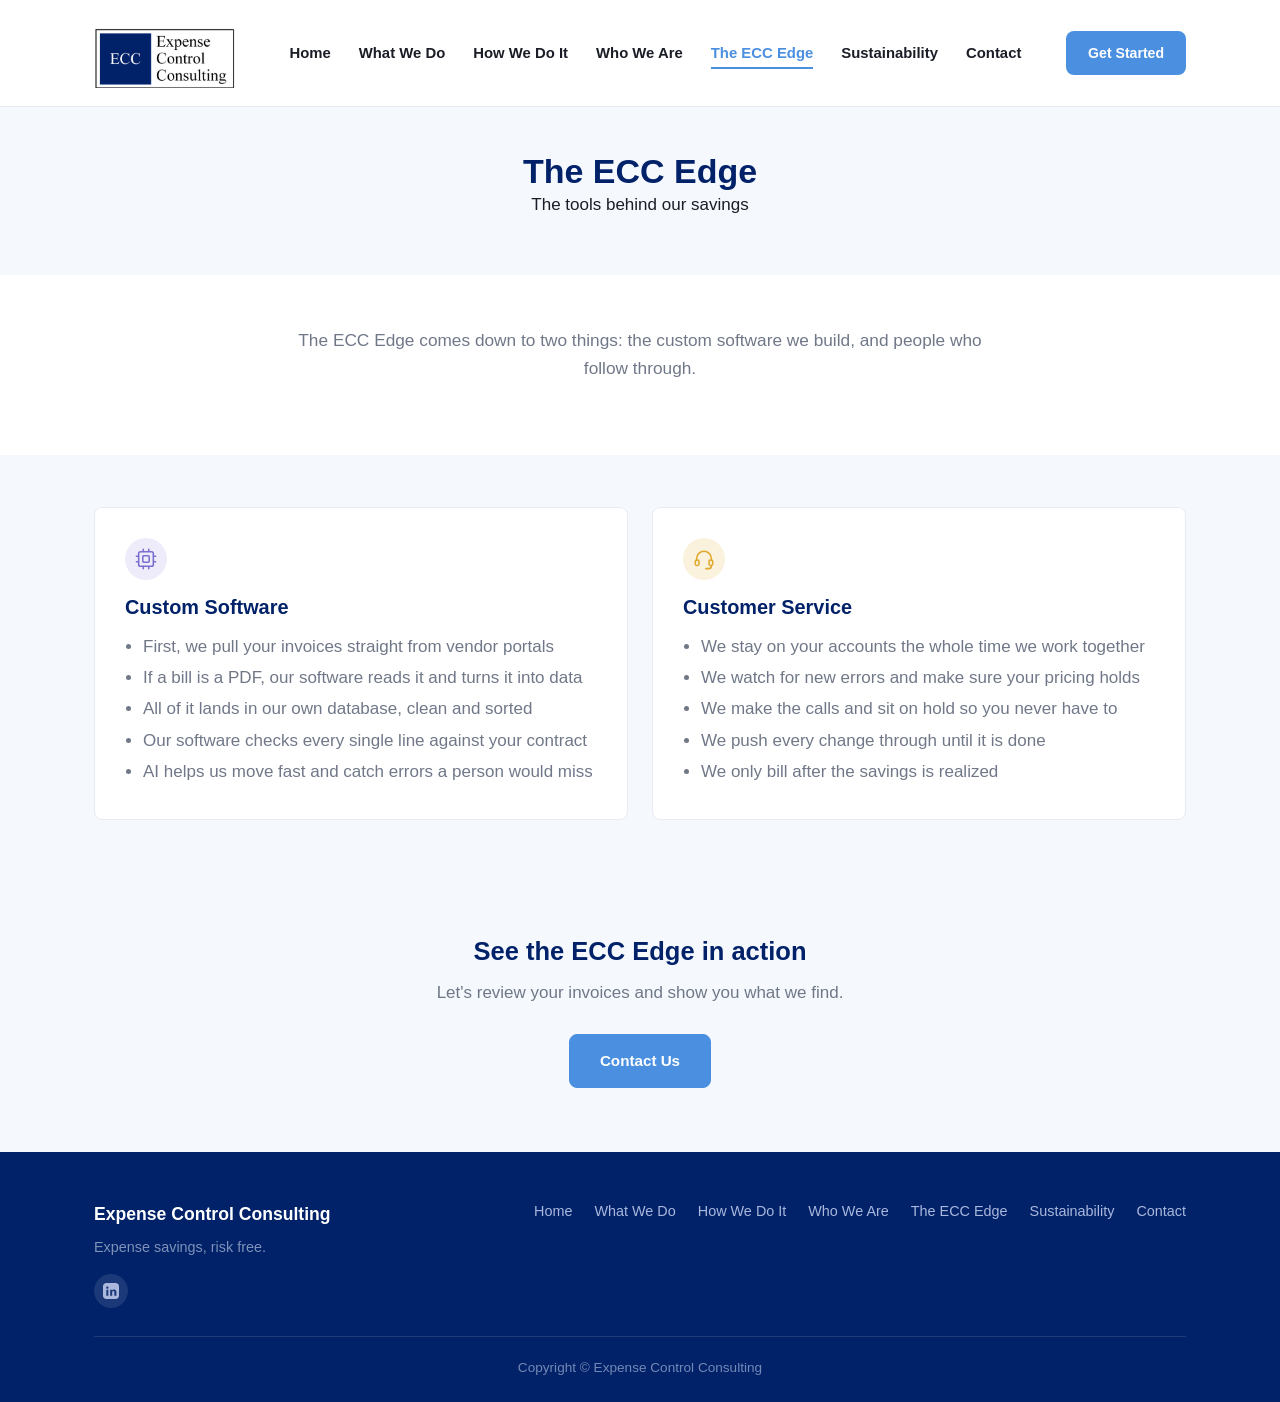
<file: the-ecc-edge.html>
<!--
  THE ECC EDGE PAGE (the-ecc-edge.html)
  Just 2 cards: Custom Software and Customer Service. Each list item
  inside a card is a bullet point, add or remove an <li> line to
  change the bullets.
-->
<!DOCTYPE html>
<html lang="en">
<head>
<meta charset="UTF-8">
<meta name="viewport" content="width=device-width, initial-scale=1.0">
<title>The ECC Edge | Expense Control Consulting</title>
<meta name="description" content="ECC uses custom software and AI to find savings, plus hands on follow through with vendors to make sure those savings actually stick.">
<link rel="stylesheet" href="css/style.css">

<!-- Google tag (gtag.js) -->
<script async src="https://www.googletagmanager.com/gtag/js?id=G-RTKHVCG90G"></script>
<script>
  window.dataLayer = window.dataLayer || [];
  function gtag(){dataLayer.push(arguments);}
  gtag('js', new Date());
  gtag('config', 'G-RTKHVCG90G');
</script>
<!-- Microsoft Clarity -->
<script type="text/javascript">
  (function(c,l,a,r,i,t,y){
    c[a]=c[a]||function(){(c[a].q=c[a].q||[]).push(arguments)};
    t=l.createElement(r);t.async=1;t.src="https://www.clarity.ms/tag/"+i;
    y=l.getElementsByTagName(r)[0];y.parentNode.insertBefore(t,y);
  })(window, document, "clarity", "script", "xa82pijym0");
</script>

</head>
<body>

<!-- ============ HEADER / NAV — same block on every page ============ -->
<header class="site-header">
  <div class="header-inner">
    <a href="index.html" class="logo">
      <img src="images/logo-full.png" alt="Expense Control Consulting" class="logo-full-img" width="151" height="70">
    </a>
    <button class="nav-toggle" aria-label="Open menu">
      <span></span><span></span><span></span>
    </button>
    <nav class="main-nav">
      <ul>
        <li><a href="index.html">Home</a></li>
        <li><a href="what-we-do.html">What We Do</a></li>
        <li><a href="how-we-do-it.html">How We Do It</a></li>
        <li><a href="who-we-are.html">Who We Are</a></li>
        <li><a href="the-ecc-edge.html">The ECC Edge</a></li>
        <li><a href="sustainability.html">Sustainability</a></li>
        <li><a href="contact.html">Contact</a></li>
      </ul>
    </nav>
    <a href="contact.html" class="header-cta">Get Started</a>
  </div>
</header>

<!-- ============ PAGE TITLE BAND ============ -->
<div class="page-header">
  <div class="container">
    <h1>The ECC Edge</h1>
    <p>The tools behind our savings</p>
  </div>
</div>

<!-- ============ INTRO PARAGRAPH ============ -->
<section>
  <div class="container">
    <p class="intro-text">The ECC Edge comes down to two things: the custom software we build, and people who follow through.</p>
  </div>
</section>

<!-- ============ THE 2 CARDS — Custom Software and Customer Service ============ -->
<section class="section-alt">
  <div class="container">
    <div class="grid grid-2">
      <div class="card">
        <div class="card-icon" style="background:var(--color-purple-light);">
          <svg width="22" height="22" viewBox="0 0 24 24" fill="none" stroke="#7A6FD0" stroke-width="1.7" stroke-linecap="round" stroke-linejoin="round"><rect x="4" y="4" width="16" height="16" rx="2"/><rect x="8.5" y="8.5" width="7" height="7" rx="1"/><path d="M9 1.5v2.2M15 1.5v2.2M9 20.3v2.2M15 20.3v2.2M1.5 9h2.2M1.5 15h2.2M20.3 9h2.2M20.3 15h2.2"/></svg>
        </div>
        <h3>Custom Software</h3>
        <ul>
          <li>First, we pull your invoices straight from vendor portals</li>
          <li>If a bill is a PDF, our software reads it and turns it into data</li>
          <li>All of it lands in our own database, clean and sorted</li>
          <li>Our software checks every single line against your contract</li>
          <li>AI helps us move fast and catch errors a person would miss</li>
        </ul>
      </div>
      <div class="card">
        <div class="card-icon" style="background:var(--color-amber-light);">
          <svg width="22" height="22" viewBox="0 0 24 24" fill="none" stroke="#E0A92E" stroke-width="1.7" stroke-linecap="round" stroke-linejoin="round"><path d="M4 13.5v-2a8 8 0 0 1 16 0v2"/><rect x="2.5" y="13" width="4" height="6" rx="1.5"/><rect x="17.5" y="13" width="4" height="6" rx="1.5"/><path d="M20 19v.5a3 3 0 0 1-3 3h-3"/></svg>
        </div>
        <h3>Customer Service</h3>
        <ul>
          <li>We stay on your accounts the whole time we work together</li>
          <li>We watch for new errors and make sure your pricing holds</li>
          <li>We make the calls and sit on hold so you never have to</li>
          <li>We push every change through until it is done</li>
          <li>We only bill after the savings is realized</li>
        </ul>
      </div>
    </div>
  </div>
</section>

<!-- ============ CTA BAND ============ -->
<section class="cta-band">
  <div class="container">
    <h2>See the ECC Edge in action</h2>
    <p>Let's review your invoices and show you what we find.</p>
    <a href="contact.html" class="btn btn-primary">Contact Us</a>
  </div>
</section>

<!-- ============ FOOTER — same block on every page, LinkedIn icon lives here ============ -->
<footer class="site-footer">
  <div class="container">
    <div class="footer-top">
      <div>
        <div class="footer-logo">Expense Control Consulting</div>
        <p style="color:#7E92B8; max-width:320px; margin:0 0 14px;">Expense savings, risk free.</p>
        <!-- LinkedIn icon: change the href below to update the link -->
        <a href="https://www.linkedin.com/company/expense-control-consulting" target="_blank" rel="noopener" aria-label="ECC on LinkedIn" style="display:inline-flex; align-items:center; justify-content:center; width:34px; height:34px; border-radius:50%; background:rgba(255,255,255,0.1); color:#A9B8DC;">
          <svg width="16" height="16" viewBox="0 0 24 24" fill="currentColor"><path d="M19 0h-14c-2.76 0-5 2.24-5 5v14c0 2.76 2.24 5 5 5h14c2.76 0 5-2.24 5-5v-14c0-2.76-2.24-5-5-5zm-11 19h-3v-9h3v9zm-1.5-10.28c-.97 0-1.75-.79-1.75-1.75s.78-1.75 1.75-1.75 1.75.79 1.75 1.75-.78 1.75-1.75 1.75zm13.5 10.28h-3v-4.5c0-1.07-.02-2.45-1.5-2.45s-1.73 1.17-1.73 2.37v4.58h-3v-9h2.88v1.23h.04c.4-.76 1.38-1.56 2.84-1.56 3.04 0 3.6 2 3.6 4.59v4.74z"/></svg>
        </a>
      </div>
      <nav class="footer-nav">
        <ul>
          <li><a href="index.html">Home</a></li>
          <li><a href="what-we-do.html">What We Do</a></li>
          <li><a href="how-we-do-it.html">How We Do It</a></li>
          <li><a href="who-we-are.html">Who We Are</a></li>
          <li><a href="the-ecc-edge.html">The ECC Edge</a></li>
          <li><a href="sustainability.html">Sustainability</a></li>
          <li><a href="contact.html">Contact</a></li>
        </ul>
      </nav>
    </div>
    <div class="footer-bottom">
      Copyright &copy; Expense Control Consulting
    </div>
  </div>
</footer>

<script src="js/main.js"></script>
</body>
</html>
</file>
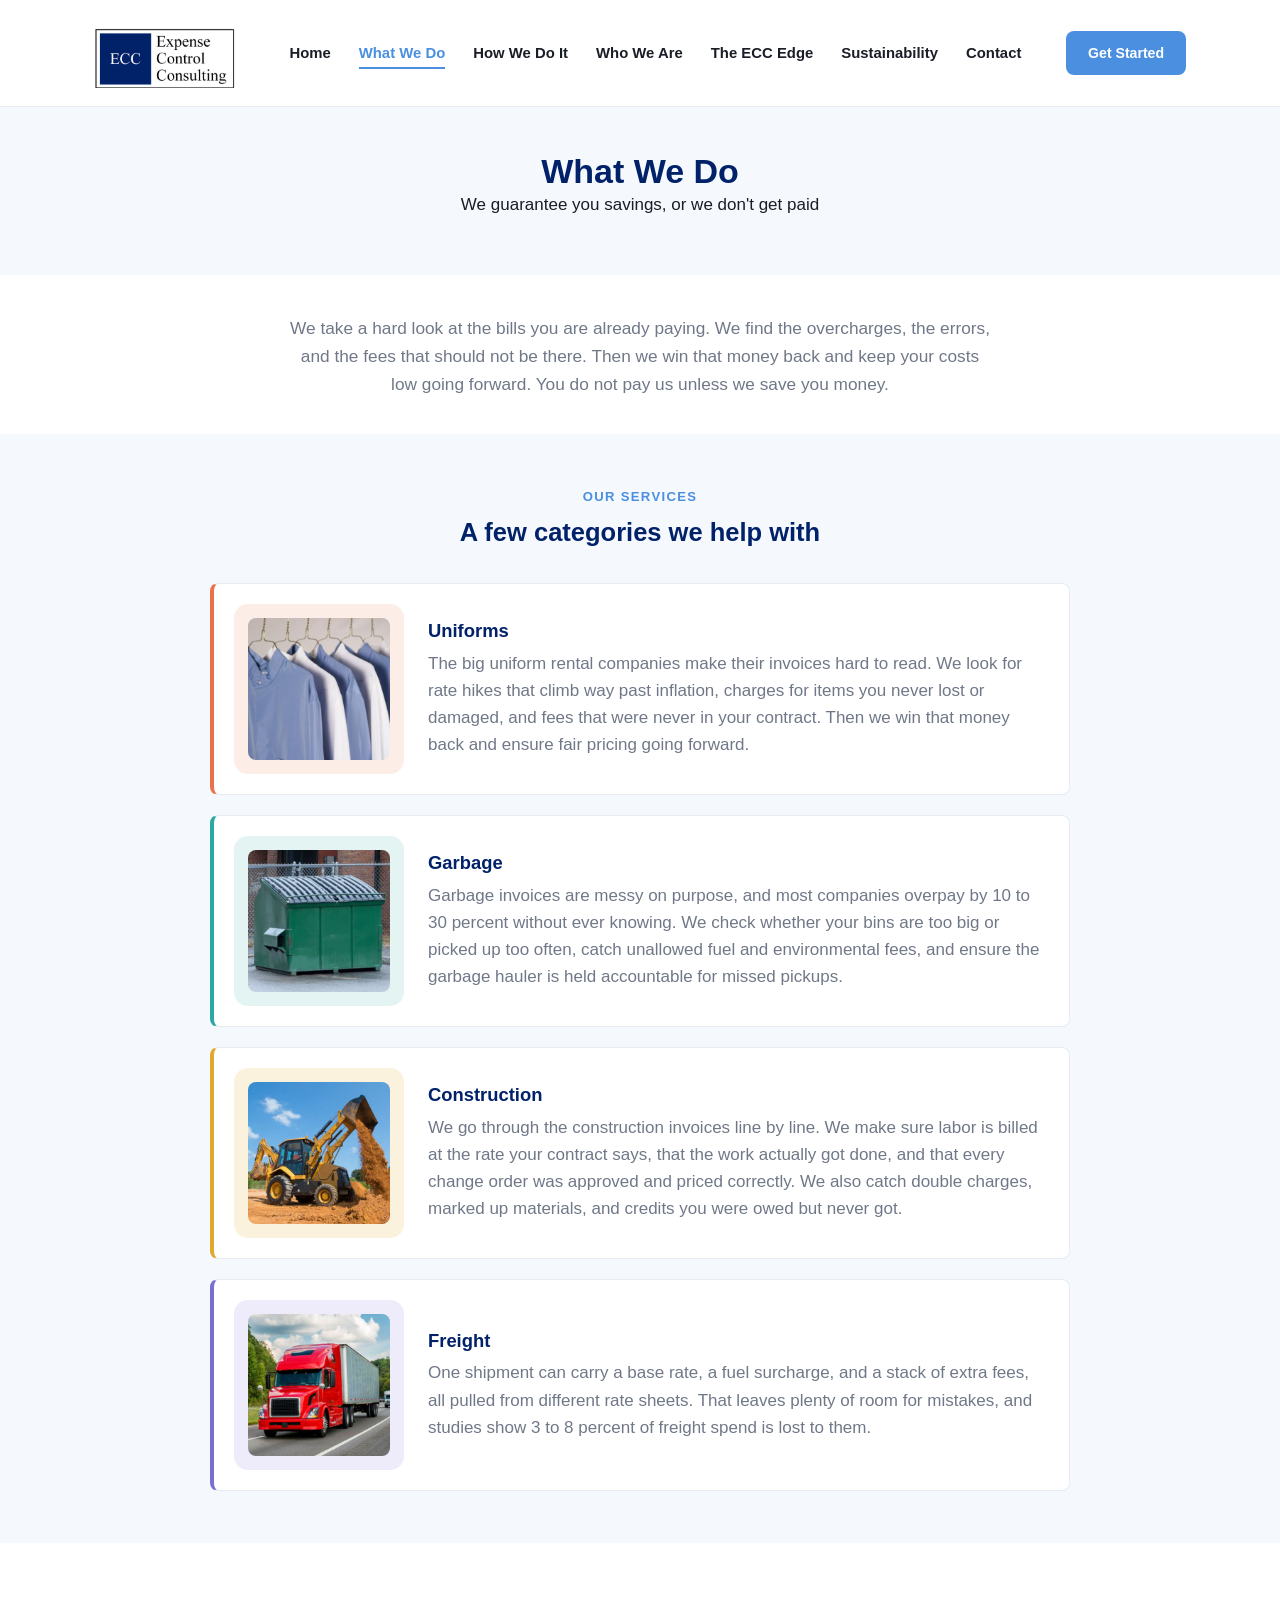
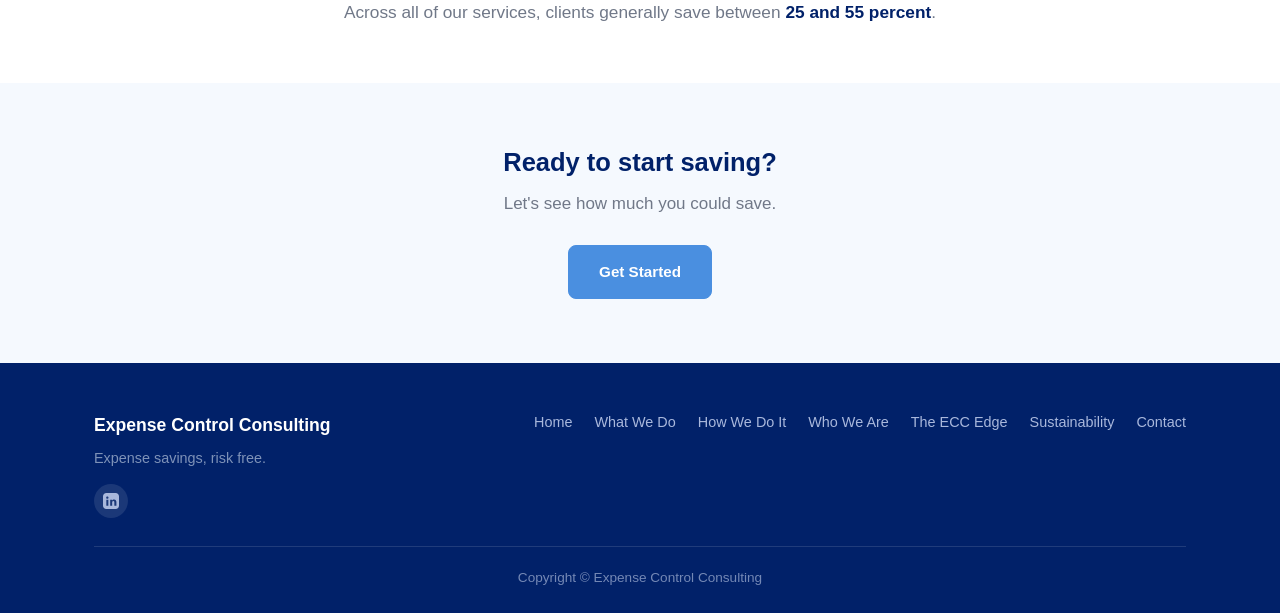
<file: what-we-do.html>
<!--
  WHAT WE DO PAGE (what-we-do.html)
  Services page. The 4 service cards each use a photo on the left
  (150x150px box, photo fills it with even blue padding on all
  sides) and text on the right. To swap a photo, change the file
  name inside background-image:url('...').
-->
<!DOCTYPE html>
<html lang="en">
<head>
<meta charset="UTF-8">
<meta name="viewport" content="width=device-width, initial-scale=1.0">
<title>What We Do | Expense Control Consulting</title>
<meta name="description" content="ECC reduces costs in uniforms, garbage, construction, and freight. Clients generally save between 25 and 55 percent.">
<link rel="stylesheet" href="css/style.css">

<!-- Google tag (gtag.js) -->
<script async src="https://www.googletagmanager.com/gtag/js?id=G-RTKHVCG90G"></script>
<script>
  window.dataLayer = window.dataLayer || [];
  function gtag(){dataLayer.push(arguments);}
  gtag('js', new Date());
  gtag('config', 'G-RTKHVCG90G');
</script>
<!-- Microsoft Clarity -->
<script type="text/javascript">
  (function(c,l,a,r,i,t,y){
    c[a]=c[a]||function(){(c[a].q=c[a].q||[]).push(arguments)};
    t=l.createElement(r);t.async=1;t.src="https://www.clarity.ms/tag/"+i;
    y=l.getElementsByTagName(r)[0];y.parentNode.insertBefore(t,y);
  })(window, document, "clarity", "script", "xa82pijym0");
</script>

</head>
<body>

<!-- ============ HEADER / NAV — same block on every page ============ -->
<header class="site-header">
  <div class="header-inner">
    <a href="index.html" class="logo">
      <img src="images/logo-full.png" alt="Expense Control Consulting" class="logo-full-img" width="151" height="70">
    </a>
    <button class="nav-toggle" aria-label="Open menu">
      <span></span><span></span><span></span>
    </button>
    <nav class="main-nav">
      <ul>
        <li><a href="index.html">Home</a></li>
        <li><a href="what-we-do.html">What We Do</a></li>
        <li><a href="how-we-do-it.html">How We Do It</a></li>
        <li><a href="who-we-are.html">Who We Are</a></li>
        <li><a href="the-ecc-edge.html">The ECC Edge</a></li>
        <li><a href="sustainability.html">Sustainability</a></li>
        <li><a href="contact.html">Contact</a></li>
      </ul>
    </nav>
    <a href="contact.html" class="header-cta">Get Started</a>
  </div>
</header>

<!-- ============ PAGE TITLE BAND — h1 plus one-line subtitle ============ -->
<div class="page-header">
  <div class="container">
    <h1>What We Do</h1>
    <p>We guarantee you savings, or we don't get paid</p>
  </div>
</div>

<!-- ============ INTRO PARAGRAPH ============ -->
<section style="padding:40px 0 36px;">
  <div class="container">
    <p class="intro-text" style="margin-bottom:0;">We take a hard look at the bills you are already paying. We find the overcharges, the errors, and the fees that should not be there. Then we win that money back and keep your costs low going forward. You do not pay us unless we save you money.</p>
  </div>
</section>

<!--
  ============ SERVICE CARDS ============
  Each card has 3 nested layers:
    .card-img       = outer blue box (the padding/margin you see)
    .card-img-inner = rounded, clips the photo to soft corners
    <img>           = the actual photo file
  To swap a photo, change the src="images/....jpg" on the <img> tag.
  To add a 5th service, copy one whole "card card-with-image" block.
-->
<section class="section-alt">
  <div class="container">
    <div class="section-header">
      <span class="section-eyebrow">Our Services</span>
      <h2>A few categories we help with</h2>
    </div>

    <div class="grid" style="gap:20px; max-width:860px; margin:0 auto;">
      <div class="card card-with-image" style="border-left:4px solid var(--color-coral);">
        <div class="card-img" style="background:var(--color-coral-light);"><div class="card-img-inner"><img src="images/uniforms.jpg" alt="Uniforms" width="400" height="400" loading="lazy"></div></div>
        <div class="card-body">
          <h3>Uniforms</h3>
          <p>The big uniform rental companies make their invoices hard to read. We look for rate hikes that climb way past inflation, charges for items you never lost or damaged, and fees that were never in your contract. Then we win that money back and ensure fair pricing going forward.</p>
        </div>
      </div>
      <div class="card card-with-image" style="border-left:4px solid var(--color-teal);">
        <div class="card-img" style="background:var(--color-teal-light);"><div class="card-img-inner"><img src="images/garbage.jpg" alt="Garbage" width="400" height="400" loading="lazy"></div></div>
        <div class="card-body">
          <h3>Garbage</h3>
          <p>Garbage invoices are messy on purpose, and most companies overpay by 10 to 30 percent without ever knowing. We check whether your bins are too big or picked up too often, catch unallowed fuel and environmental fees, and ensure the garbage hauler is held accountable for missed pickups.</p>
        </div>
      </div>
      <div class="card card-with-image" style="border-left:4px solid var(--color-amber);">
        <div class="card-img" style="background:var(--color-amber-light);"><div class="card-img-inner"><img src="images/construction.jpg" alt="Construction" width="400" height="400" loading="lazy"></div></div>
        <div class="card-body">
          <h3>Construction</h3>
          <p>We go through the construction invoices line by line. We make sure labor is billed at the rate your contract says, that the work actually got done, and that every change order was approved and priced correctly. We also catch double charges, marked up materials, and credits you were owed but never got.</p>
        </div>
      </div>
      <div class="card card-with-image" style="border-left:4px solid var(--color-purple);">
        <div class="card-img" style="background:var(--color-purple-light);"><div class="card-img-inner"><img src="images/freight.jpg" alt="Freight" width="400" height="400" loading="lazy"></div></div>
        <div class="card-body">
          <h3>Freight</h3>
          <p>One shipment can carry a base rate, a fuel surcharge, and a stack of extra fees, all pulled from different rate sheets. That leaves plenty of room for mistakes, and studies show 3 to 8 percent of freight spend is lost to them.</p>
        </div>
      </div>
    </div>
  </div>
</section>

<!-- ============ SAVINGS PERCENTAGE LINE ============ -->
<section style="padding-top:56px; padding-bottom:56px;">
  <div class="container" style="text-align:center;">
    <p class="intro-text" style="margin-bottom:0;">Across all of our services, clients generally save between <strong style="color:var(--color-navy);">25 and 55 percent</strong>.</p>
  </div>
</section>

<!-- ============ CTA BAND ============ -->
<section class="cta-band">
  <div class="container">
    <h2>Ready to start saving?</h2>
    <p>Let's see how much you could save.</p>
    <a href="contact.html" class="btn btn-primary">Get Started</a>
  </div>
</section>

<!-- ============ FOOTER — same block on every page, LinkedIn icon lives here ============ -->
<footer class="site-footer">
  <div class="container">
    <div class="footer-top">
      <div>
        <div class="footer-logo">Expense Control Consulting</div>
        <p style="color:#7E92B8; max-width:320px; margin:0 0 14px;">Expense savings, risk free.</p>
        <!-- LinkedIn icon: change the href below to update the link -->
        <a href="https://www.linkedin.com/company/expense-control-consulting" target="_blank" rel="noopener" aria-label="ECC on LinkedIn" style="display:inline-flex; align-items:center; justify-content:center; width:34px; height:34px; border-radius:50%; background:rgba(255,255,255,0.1); color:#A9B8DC;">
          <svg width="16" height="16" viewBox="0 0 24 24" fill="currentColor"><path d="M19 0h-14c-2.76 0-5 2.24-5 5v14c0 2.76 2.24 5 5 5h14c2.76 0 5-2.24 5-5v-14c0-2.76-2.24-5-5-5zm-11 19h-3v-9h3v9zm-1.5-10.28c-.97 0-1.75-.79-1.75-1.75s.78-1.75 1.75-1.75 1.75.79 1.75 1.75-.78 1.75-1.75 1.75zm13.5 10.28h-3v-4.5c0-1.07-.02-2.45-1.5-2.45s-1.73 1.17-1.73 2.37v4.58h-3v-9h2.88v1.23h.04c.4-.76 1.38-1.56 2.84-1.56 3.04 0 3.6 2 3.6 4.59v4.74z"/></svg>
        </a>
      </div>
      <nav class="footer-nav">
        <ul>
          <li><a href="index.html">Home</a></li>
          <li><a href="what-we-do.html">What We Do</a></li>
          <li><a href="how-we-do-it.html">How We Do It</a></li>
          <li><a href="who-we-are.html">Who We Are</a></li>
          <li><a href="the-ecc-edge.html">The ECC Edge</a></li>
          <li><a href="sustainability.html">Sustainability</a></li>
          <li><a href="contact.html">Contact</a></li>
        </ul>
      </nav>
    </div>
    <div class="footer-bottom">
      Copyright &copy; Expense Control Consulting
    </div>
  </div>
</footer>

<script src="js/main.js"></script>
</body>
</html>
</file>
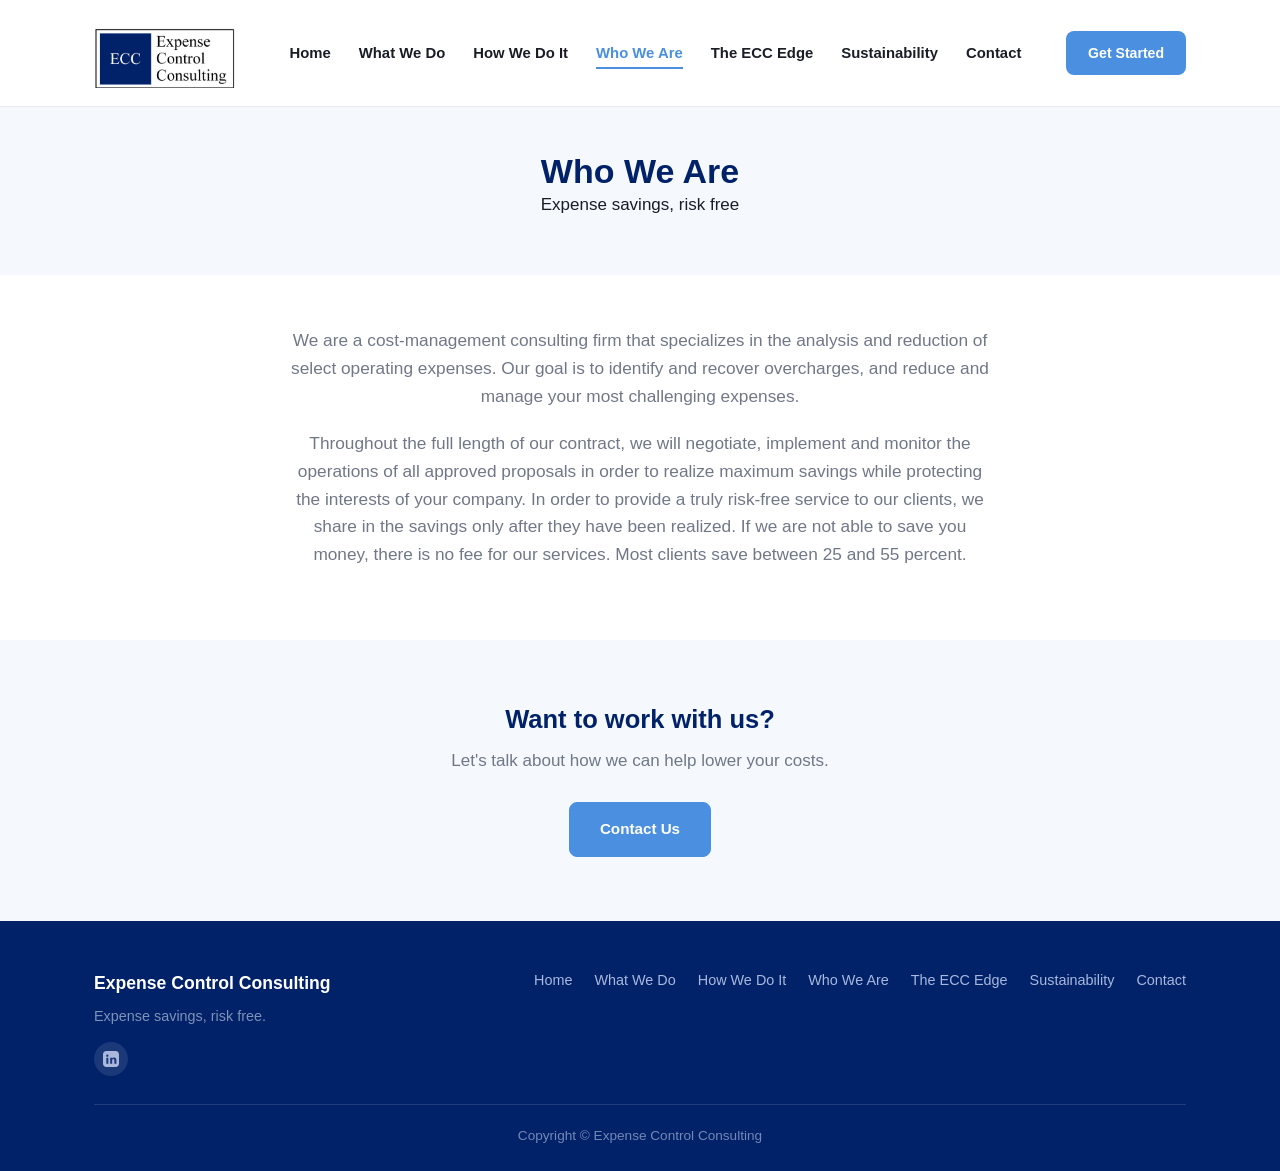
<file: who-we-are.html>
<!--
  WHO WE ARE PAGE (who-we-are.html)
  Short "about the firm" page. Team photos will go here later, once
  the team grows. See README.md for instructions on adding a team
  section back in.
-->
<!DOCTYPE html>
<html lang="en">
<head>
<meta charset="UTF-8">
<meta name="viewport" content="width=device-width, initial-scale=1.0">
<title>Who We Are | Expense Control Consulting</title>
<meta name="description" content="Expense Control Consulting is a Southern California based consulting firm that reduces operating expenses, risk free.">
<link rel="stylesheet" href="css/style.css">

<!-- Google tag (gtag.js) -->
<script async src="https://www.googletagmanager.com/gtag/js?id=G-RTKHVCG90G"></script>
<script>
  window.dataLayer = window.dataLayer || [];
  function gtag(){dataLayer.push(arguments);}
  gtag('js', new Date());
  gtag('config', 'G-RTKHVCG90G');
</script>
<!-- Microsoft Clarity -->
<script type="text/javascript">
  (function(c,l,a,r,i,t,y){
    c[a]=c[a]||function(){(c[a].q=c[a].q||[]).push(arguments)};
    t=l.createElement(r);t.async=1;t.src="https://www.clarity.ms/tag/"+i;
    y=l.getElementsByTagName(r)[0];y.parentNode.insertBefore(t,y);
  })(window, document, "clarity", "script", "xa82pijym0");
</script>

</head>
<body>

<!-- ============ HEADER / NAV — same block on every page ============ -->
<header class="site-header">
  <div class="header-inner">
    <a href="index.html" class="logo">
      <img src="images/logo-full.png" alt="Expense Control Consulting" class="logo-full-img" width="151" height="70">
    </a>
    <button class="nav-toggle" aria-label="Open menu">
      <span></span><span></span><span></span>
    </button>
    <nav class="main-nav">
      <ul>
        <li><a href="index.html">Home</a></li>
        <li><a href="what-we-do.html">What We Do</a></li>
        <li><a href="how-we-do-it.html">How We Do It</a></li>
        <li><a href="who-we-are.html">Who We Are</a></li>
        <li><a href="the-ecc-edge.html">The ECC Edge</a></li>
        <li><a href="sustainability.html">Sustainability</a></li>
        <li><a href="contact.html">Contact</a></li>
      </ul>
    </nav>
    <a href="contact.html" class="header-cta">Get Started</a>
  </div>
</header>

<!-- ============ PAGE TITLE BAND ============ -->
<div class="page-header">
  <div class="container">
    <h1>Who We Are</h1>
    <p>Expense savings, risk free</p>
  </div>
</div>

<!-- ============ ABOUT PARAGRAPHS — edit the text directly here ============ -->
<section>
  <div class="container">
    <p class="intro-text">We are a cost-management consulting firm that specializes in the analysis and reduction of select operating expenses. Our goal is to identify and recover overcharges, and reduce and manage your most challenging expenses.</p>
    <p class="intro-text">Throughout the full length of our contract, we will negotiate, implement and monitor the operations of all approved proposals in order to realize maximum savings while protecting the interests of your company. In order to provide a truly risk-free service to our clients, we share in the savings only after they have been realized. If we are not able to save you money, there is no fee for our services. Most clients save between 25 and 55 percent.</p>
  </div>
</section>

<!-- ============ CTA BAND ============ -->
<section class="cta-band">
  <div class="container">
    <h2>Want to work with us?</h2>
    <p>Let's talk about how we can help lower your costs.</p>
    <a href="contact.html" class="btn btn-primary">Contact Us</a>
  </div>
</section>

<!-- ============ FOOTER — same block on every page, LinkedIn icon lives here ============ -->
<footer class="site-footer">
  <div class="container">
    <div class="footer-top">
      <div>
        <div class="footer-logo">Expense Control Consulting</div>
        <p style="color:#7E92B8; max-width:320px; margin:0 0 14px;">Expense savings, risk free.</p>
        <!-- LinkedIn icon: change the href below to update the link -->
        <a href="https://www.linkedin.com/company/expense-control-consulting" target="_blank" rel="noopener" aria-label="ECC on LinkedIn" style="display:inline-flex; align-items:center; justify-content:center; width:34px; height:34px; border-radius:50%; background:rgba(255,255,255,0.1); color:#A9B8DC;">
          <svg width="16" height="16" viewBox="0 0 24 24" fill="currentColor"><path d="M19 0h-14c-2.76 0-5 2.24-5 5v14c0 2.76 2.24 5 5 5h14c2.76 0 5-2.24 5-5v-14c0-2.76-2.24-5-5-5zm-11 19h-3v-9h3v9zm-1.5-10.28c-.97 0-1.75-.79-1.75-1.75s.78-1.75 1.75-1.75 1.75.79 1.75 1.75-.78 1.75-1.75 1.75zm13.5 10.28h-3v-4.5c0-1.07-.02-2.45-1.5-2.45s-1.73 1.17-1.73 2.37v4.58h-3v-9h2.88v1.23h.04c.4-.76 1.38-1.56 2.84-1.56 3.04 0 3.6 2 3.6 4.59v4.74z"/></svg>
        </a>
      </div>
      <nav class="footer-nav">
        <ul>
          <li><a href="index.html">Home</a></li>
          <li><a href="what-we-do.html">What We Do</a></li>
          <li><a href="how-we-do-it.html">How We Do It</a></li>
          <li><a href="who-we-are.html">Who We Are</a></li>
          <li><a href="the-ecc-edge.html">The ECC Edge</a></li>
          <li><a href="sustainability.html">Sustainability</a></li>
          <li><a href="contact.html">Contact</a></li>
        </ul>
      </nav>
    </div>
    <div class="footer-bottom">
      Copyright &copy; Expense Control Consulting
    </div>
  </div>
</footer>

<script src="js/main.js"></script>
</body>
</html>
</file>
<file: css/style.css>
/* ============================================
   Expense Control Consulting — Main Stylesheet
   Light, bright, simple. Navy for text/structure,
   light blue as the main accent, gold rare highlight.

   QUICK EDITING GUIDE
   - All colors are set once below in :root. Change a value there
     and it updates everywhere on the site that uses it.
   - Section comments like "============ Header / Nav ============"
     mark where each part of the site's look is controlled.
   - .card-with-image is the style used for the photo cards on the
     What We Do page (square photo box on the left).
   - .theme-green is only applied on sustainability.html, via a
     class on the <body> tag in that file.
   ============================================ */

@font-face {
  font-family: 'Aptos';
  src: local('Aptos');
}

:root {
  /* Color tokens */
  --color-navy: #012169;
  --color-blue: #4A8FE0;
  --color-blue-light: #EAF2FD;
  --color-blue-pale: #F5F9FE;
  --color-gold: #B1997B;
  --color-gold-light: #F3EEE6;
  --color-green: #3E8E5A;
  --color-green-light: #EAF6EE;
  /* Accent colors for variety, used on icons and highlights */
  --color-coral: #E8734A;
  --color-coral-light: #FCEDE7;
  --color-teal: #2BA8A0;
  --color-teal-light: #E4F4F3;
  --color-purple: #7A6FD0;
  --color-purple-light: #EEECFA;
  --color-amber: #E0A92E;
  --color-amber-light: #FBF2DD;
  --color-black: #15171C;
  --color-white: #FFFFFF;
  --color-grey-50: #FAFBFC;
  --color-grey-200: #E8ECF2;
  --color-grey-500: #707888;
  --color-text: #1A1D26;

  /* Type scale */
  --font-display: 'Aptos Display', 'Aptos', 'Segoe UI', Arial, sans-serif;
  --font-body: 'Aptos', 'Segoe UI', Arial, sans-serif;

  /* Layout */
  --max-width: 1140px;
  --radius: 8px;
}

* {
  box-sizing: border-box;
}

html {
  scroll-behavior: smooth;
}

body {
  margin: 0;
  font-family: var(--font-body);
  color: var(--color-text);
  background: var(--color-white);
  line-height: 1.6;
  font-size: 17px;
}

img {
  max-width: 100%;
  display: block;
}

a {
  color: var(--color-blue);
  text-decoration: none;
}

h1, h2, h3, h4 {
  font-family: var(--font-display);
  color: var(--color-navy);
  line-height: 1.18;
  margin: 0 0 0.5em 0;
  font-weight: 700;
}

p {
  margin: 0 0 1em 0;
}

.container {
  max-width: var(--max-width);
  margin: 0 auto;
  padding: 0 24px;
}

/* ============ Header / Nav ============ */
.site-header {
  position: sticky;
  top: 0;
  z-index: 100;
  background: rgba(255,255,255,0.96);
  backdrop-filter: blur(6px);
  border-bottom: 1px solid var(--color-grey-200);
}

.header-inner {
  max-width: var(--max-width);
  margin: 0 auto;
  padding: 18px 24px;
  display: flex;
  align-items: center;
  justify-content: space-between;
  gap: 24px;
}

.logo {
  display: flex;
  align-items: center;
  flex-shrink: 0;
}

.logo-full-img {
  height: 70px;
  width: auto;
  display: block;
}

.nav-toggle {
  display: none;
  background: none;
  border: none;
  cursor: pointer;
  padding: 8px;
}

.nav-toggle span {
  display: block;
  width: 24px;
  height: 2px;
  background: var(--color-navy);
  margin: 5px 0;
}

.main-nav ul {
  list-style: none;
  display: flex;
  gap: 28px;
  margin: 0;
  padding: 0;
}

.main-nav a {
  color: var(--color-text);
  font-weight: 600;
  font-size: 0.93rem;
  padding: 6px 0;
  border-bottom: 2px solid transparent;
  transition: border-color 0.2s ease, color 0.2s ease;
}

.main-nav a:hover,
.main-nav a.active {
  color: var(--color-blue);
  border-bottom-color: var(--color-blue);
}

.header-cta {
  background: var(--color-blue);
  color: var(--color-white) !important;
  padding: 11px 22px;
  border-radius: var(--radius);
  font-weight: 600;
  font-size: 0.88rem;
  white-space: nowrap;
}

.header-cta:hover {
  background: var(--color-navy);
}

/* ============ Hero ============ */
.hero {
  padding: 68px 0 56px;
  text-align: center;
  background: linear-gradient(180deg, var(--color-blue-pale) 0%, var(--color-white) 100%);
}

.hero-eyebrow {
  display: inline-flex;
  align-items: center;
  gap: 10px;
  color: var(--color-blue);
  font-weight: 700;
  font-size: 0.82rem;
  letter-spacing: 0.1em;
  text-transform: uppercase;
  margin-bottom: 18px;
}

.hero h1 {
  font-size: clamp(2.4rem, 5vw, 3.8rem);
  max-width: 760px;
  margin-left: auto;
  margin-right: auto;
}

.hero p.lead {
  font-size: 1.15rem;
  color: var(--color-grey-500);
  max-width: 600px;
  margin: 18px auto 34px;
}

.hero-actions {
  display: flex;
  gap: 14px;
  justify-content: center;
  flex-wrap: wrap;
}

/* ============ Buttons ============ */
.btn {
  display: inline-block;
  padding: 14px 30px;
  border-radius: var(--radius);
  font-weight: 700;
  font-size: 0.95rem;
  border: 1.5px solid transparent;
  cursor: pointer;
  transition: all 0.2s ease;
}

.btn-primary {
  background: var(--color-blue);
  color: var(--color-white);
  border-color: var(--color-blue);
}

.btn-primary:hover {
  background: var(--color-navy);
  border-color: var(--color-navy);
  transform: translateY(-2px);
  box-shadow: 0 8px 18px rgba(1, 33, 105, 0.22);
}

.btn-outline {
  background: transparent;
  color: var(--color-navy);
  border-color: var(--color-grey-200);
}

.btn-outline:hover {
  border-color: var(--color-blue);
  color: var(--color-blue);
  transform: translateY(-2px);
}

/* ============ Sections ============ */
section {
  padding: 52px 0;
}

.section-alt {
  background: var(--color-blue-pale);
}

.section-header {
  text-align: center;
  max-width: 700px;
  margin: 0 auto 36px;
}

.section-eyebrow {
  color: var(--color-blue);
  font-weight: 700;
  font-size: 0.82rem;
  letter-spacing: 0.1em;
  text-transform: uppercase;
  display: block;
  margin-bottom: 10px;
}

/* ============ Intro Text Blocks (centered) ============ */
.intro-text {
  max-width: 700px;
  margin: 0 auto 20px;
  text-align: center;
  font-size: 1.08rem;
  color: var(--color-grey-500);
}

/* ============ Cards / Services Grid ============ */
.grid {
  display: grid;
  gap: 24px;
}

.grid-2 {
  grid-template-columns: repeat(2, 1fr);
}

.grid-4 {
  grid-template-columns: repeat(4, 1fr);
}

.card {
  background: var(--color-white);
  border: 1px solid var(--color-grey-200);
  border-radius: var(--radius);
  padding: 30px;
  transition: transform 0.2s ease, box-shadow 0.2s ease, border-color 0.2s ease;
}

.card:hover {
  transform: translateY(-5px) scale(1.02);
  box-shadow: 0 12px 28px rgba(1, 33, 105, 0.12);
  border-color: transparent;
}

.card-icon {
  width: 42px;
  height: 42px;
  border-radius: 50%;
  background: var(--color-blue-light);
  display: flex;
  align-items: center;
  justify-content: center;
  margin-bottom: 16px;
  transition: transform 0.2s ease;
}

.card:hover .card-icon {
  transform: scale(1.12);
}

/* Card variant with a square photo on the left, inset with padding */
.card-with-image {
  display: flex;
  align-items: center;
  padding: 20px;
  gap: 24px;
}

.card-with-image .card-img {
  flex: 0 0 170px;
  width: 170px;
  height: 170px;
  padding: 14px;
  background-color: var(--color-blue-light);
  border-radius: 14px;
  box-sizing: border-box;
}

.card-with-image .card-img-inner {
  width: 100%;
  height: 100%;
  border-radius: 8px;
  overflow: hidden;
}

.card-with-image .card-img-inner img {
  width: 100%;
  height: 100%;
  object-fit: cover;
  display: block;
  transition: transform 0.3s ease;
}

.card-with-image:hover .card-img-inner img {
  transform: scale(1.08);
}

.card-with-image .card-body {
  flex: 1;
  padding: 0;
}

.card-with-image h3 {
  font-size: 1.15rem;
  margin-bottom: 8px;
}

.card-with-image p {
  margin: 0;
  color: var(--color-grey-500);
}

.card ul {
  margin: 14px 0 0;
  padding-left: 18px;
  color: var(--color-grey-500);
}

.card ul li {
  margin-bottom: 4px;
}

/* ============ Stats Bar ============ */
.stats-bar {
  display: grid;
  grid-template-columns: repeat(3, 1fr);
  gap: 24px;
  background: var(--color-blue-pale);
  border-radius: var(--radius);
  padding: 44px 40px;
  text-align: center;
}

.stats-bar .stat-icon {
  height: 80px;
  margin: 0 auto 12px;
  display: flex;
  align-items: center;
  justify-content: center;
}

.stats-bar .stat-num {
  font-family: var(--font-display);
  font-size: 2.3rem;
  font-weight: 700;
  color: var(--color-blue);
}

.stats-bar .stat-label {
  color: var(--color-grey-500);
  font-size: 0.9rem;
}

/* ============ Process Steps ============ */
.process-step {
  display: flex;
  gap: 24px;
  padding: 26px 0;
  border-bottom: 1px solid var(--color-grey-200);
}

.process-step:last-child {
  border-bottom: none;
}

.process-step .step-num {
  transition: transform 0.2s ease, background 0.2s ease, color 0.2s ease;
}

.process-step:hover .step-num {
  transform: scale(1.1);
  background: var(--color-blue);
  color: var(--color-white);
}

/* Accent colors per step, override the default blue */
.step-num.accent-coral { background: var(--color-coral-light); color: var(--color-coral); }
.process-step:hover .step-num.accent-coral { background: var(--color-coral); color: var(--color-white); }
.step-num.accent-teal { background: var(--color-teal-light); color: var(--color-teal); }
.process-step:hover .step-num.accent-teal { background: var(--color-teal); color: var(--color-white); }
.step-num.accent-amber { background: var(--color-amber-light); color: var(--color-amber); }
.process-step:hover .step-num.accent-amber { background: var(--color-amber); color: var(--color-white); }
.step-num.accent-purple { background: var(--color-purple-light); color: var(--color-purple); }
.process-step:hover .step-num.accent-purple { background: var(--color-purple); color: var(--color-white); }

.step-num {
  flex-shrink: 0;
  width: 48px;
  height: 48px;
  border-radius: 50%;
  background: var(--color-blue-light);
  color: var(--color-blue);
  font-family: var(--font-display);
  font-weight: 700;
  display: flex;
  align-items: center;
  justify-content: center;
  font-size: 1.1rem;
  position: relative;
}

.step-num-badge {
  position: absolute;
  bottom: -4px;
  right: -4px;
  width: 20px;
  height: 20px;
  border-radius: 50%;
  background: var(--color-navy);
  color: var(--color-white);
  font-size: 0.7rem;
  font-weight: 700;
  display: flex;
  align-items: center;
  justify-content: center;
  border: 2px solid var(--color-white);
}

.step-content h3 {
  font-size: 1.15rem;
  margin-bottom: 6px;
}

.step-content p {
  color: var(--color-grey-500);
  margin: 0;
}

/* ============ Testimonials ============ */
.testimonial {
  background: var(--color-white);
  border: 1px solid var(--color-grey-200);
  border-radius: var(--radius);
  padding: 30px;
  position: relative;
  transition: transform 0.2s ease, box-shadow 0.2s ease;
}

.testimonial:hover {
  transform: translateY(-4px);
  box-shadow: 0 12px 28px rgba(1, 33, 105, 0.1);
}

.testimonial-icon {
  width: 30px;
  height: 30px;
  margin-bottom: 12px;
  color: var(--color-gold);
  opacity: 0.7;
}

.testimonial-quote {
  color: var(--color-text);
  font-size: 1.02rem;
  margin-bottom: 18px;
}

.testimonial-author {
  font-weight: 700;
  color: var(--color-navy);
  font-size: 0.92rem;
}

.testimonial-role {
  color: var(--color-grey-500);
  font-size: 0.88rem;
}

/* ============ Contact Info Cards ============ */
.contact-info-grid {
  display: grid;
  grid-template-columns: repeat(2, 1fr);
  gap: 20px;
  margin-bottom: 40px;
}

.contact-info-card {
  text-align: center;
  padding: 30px 20px;
  background: var(--color-blue-pale);
  border-radius: var(--radius);
}

.contact-info-icon {
  width: 46px;
  height: 46px;
  border-radius: 50%;
  background: var(--color-white);
  color: var(--color-blue);
  display: flex;
  align-items: center;
  justify-content: center;
  margin: 0 auto 14px;
}

.reveal-btn {
  background: none;
  border: none;
  color: var(--color-blue);
  font-weight: 700;
  cursor: pointer;
  font-size: 0.95rem;
  padding: 0;
  font-family: var(--font-body);
}

.reveal-btn:hover {
  text-decoration: underline;
}

/* ============ CTA Band ============ */
.cta-band {
  background: var(--color-blue-pale);
  text-align: center;
  padding: 64px 0;
}

.cta-band h2 {
  color: var(--color-navy);
}

.cta-band p {
  color: var(--color-grey-500);
  max-width: 520px;
  margin: 0 auto 28px;
}

/* ============ Footer ============ */
.site-footer {
  background: var(--color-navy);
  color: #A9B8DC;
  padding: 48px 0 24px;
  font-size: 0.9rem;
}

.footer-top {
  display: flex;
  justify-content: space-between;
  align-items: flex-start;
  flex-wrap: wrap;
  gap: 32px;
  padding-bottom: 28px;
  border-bottom: 1px solid rgba(255,255,255,0.12);
  margin-bottom: 20px;
}

.footer-logo {
  color: var(--color-white);
  font-family: var(--font-display);
  font-weight: 700;
  font-size: 1.1rem;
  margin-bottom: 8px;
}

.footer-nav ul {
  list-style: none;
  margin: 0;
  padding: 0;
  display: flex;
  gap: 22px;
  flex-wrap: wrap;
}

.footer-nav a {
  color: #A9B8DC;
}

.footer-nav a:hover {
  color: var(--color-white);
}

.footer-bottom {
  text-align: center;
  color: #7488B5;
  font-size: 0.85rem;
}

/* ============ Page Header (non-home pages) ============ */
.page-header {
  background: var(--color-blue-pale);
  padding: 44px 0 40px;
  text-align: center;
}

.page-header h1 {
  margin-bottom: 0;
}

/* ============ Sustainability green theme ============ */
.theme-green .page-header {
  background: var(--color-green-light);
}

.theme-green .section-eyebrow {
  color: var(--color-green);
}

.theme-green .card {
  border-top: 3px solid var(--color-green);
}

.theme-green .intro-text strong {
  color: var(--color-green);
}

/* ============ Responsive ============ */
@media (max-width: 900px) {
  .grid-4 { grid-template-columns: repeat(2, 1fr); }
  .grid-2 { grid-template-columns: 1fr; }
  .stats-bar { grid-template-columns: 1fr; }
}

@media (max-width: 760px) {
  .nav-toggle { display: block; }
  .main-nav {
    position: fixed;
    top: 73px;
    left: 0;
    right: 0;
    background: var(--color-white);
    border-bottom: 1px solid var(--color-grey-200);
    max-height: 0;
    overflow: hidden;
    transition: max-height 0.3s ease;
  }
  .main-nav.open {
    max-height: 400px;
  }
  .main-nav ul {
    flex-direction: column;
    gap: 0;
    padding: 8px 24px 16px;
  }
  .main-nav a {
    display: block;
    padding: 12px 0;
    border-bottom: 1px solid var(--color-grey-200);
  }
  .header-cta { display: none; }
  .grid-4 { grid-template-columns: 1fr; }
  .contact-info-grid { grid-template-columns: 1fr; }
  .footer-top { flex-direction: column; }
  .card-with-image {
    flex-direction: column;
    align-items: flex-start;
  }
  .card-with-image .card-img {
    width: 100%;
    height: 180px;
  }
}
</file>
